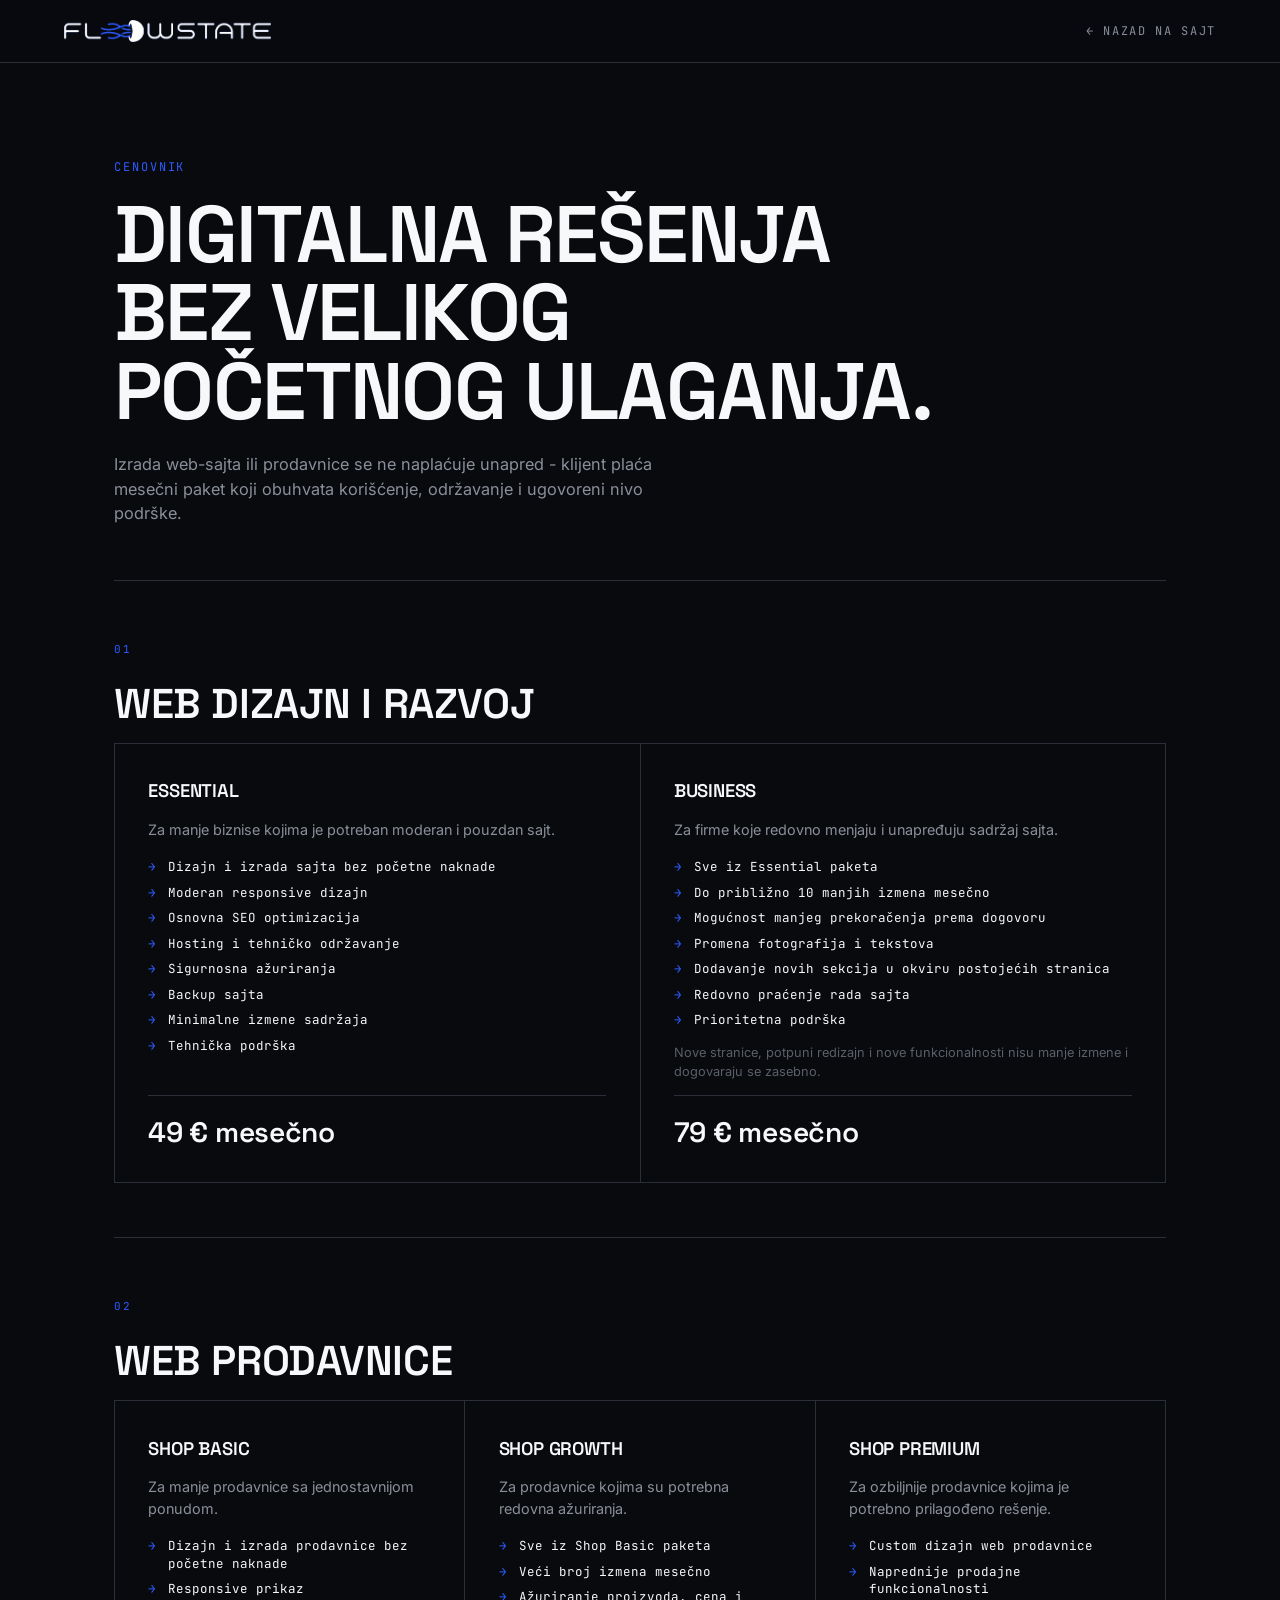
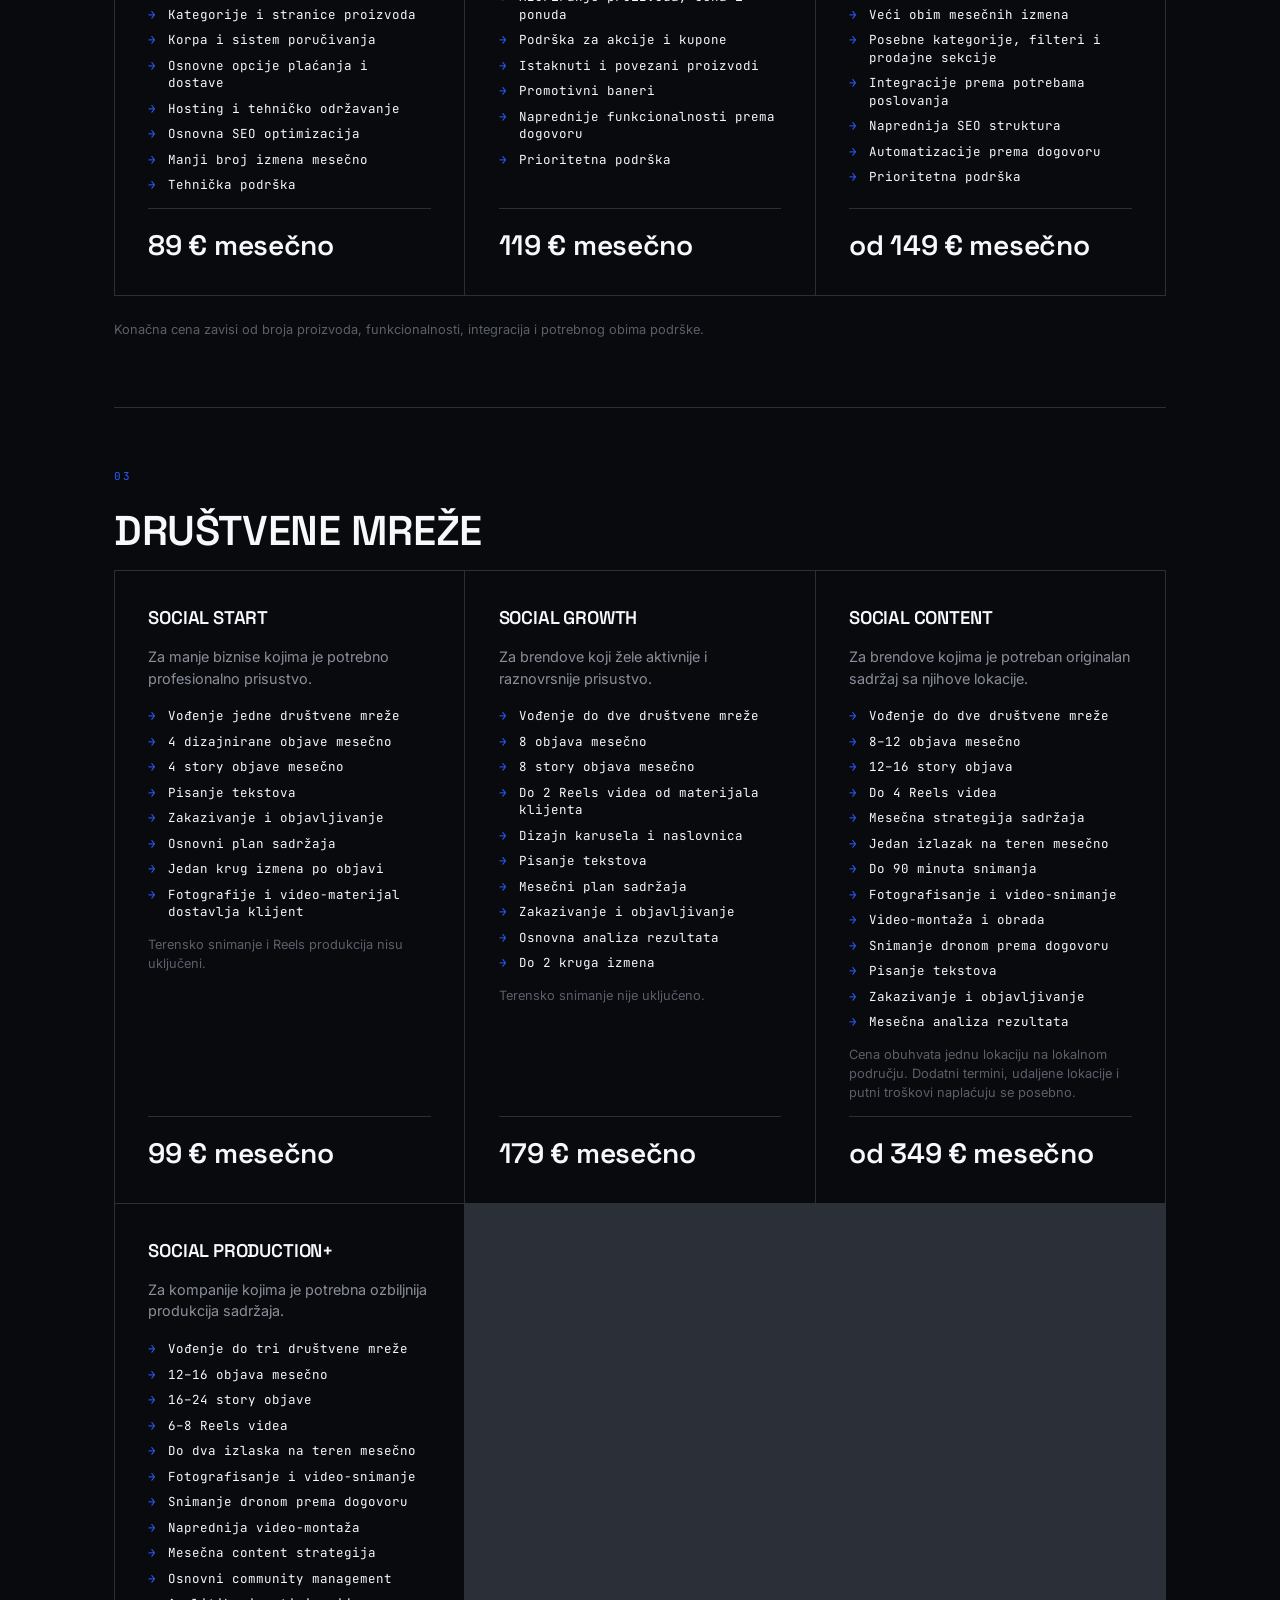
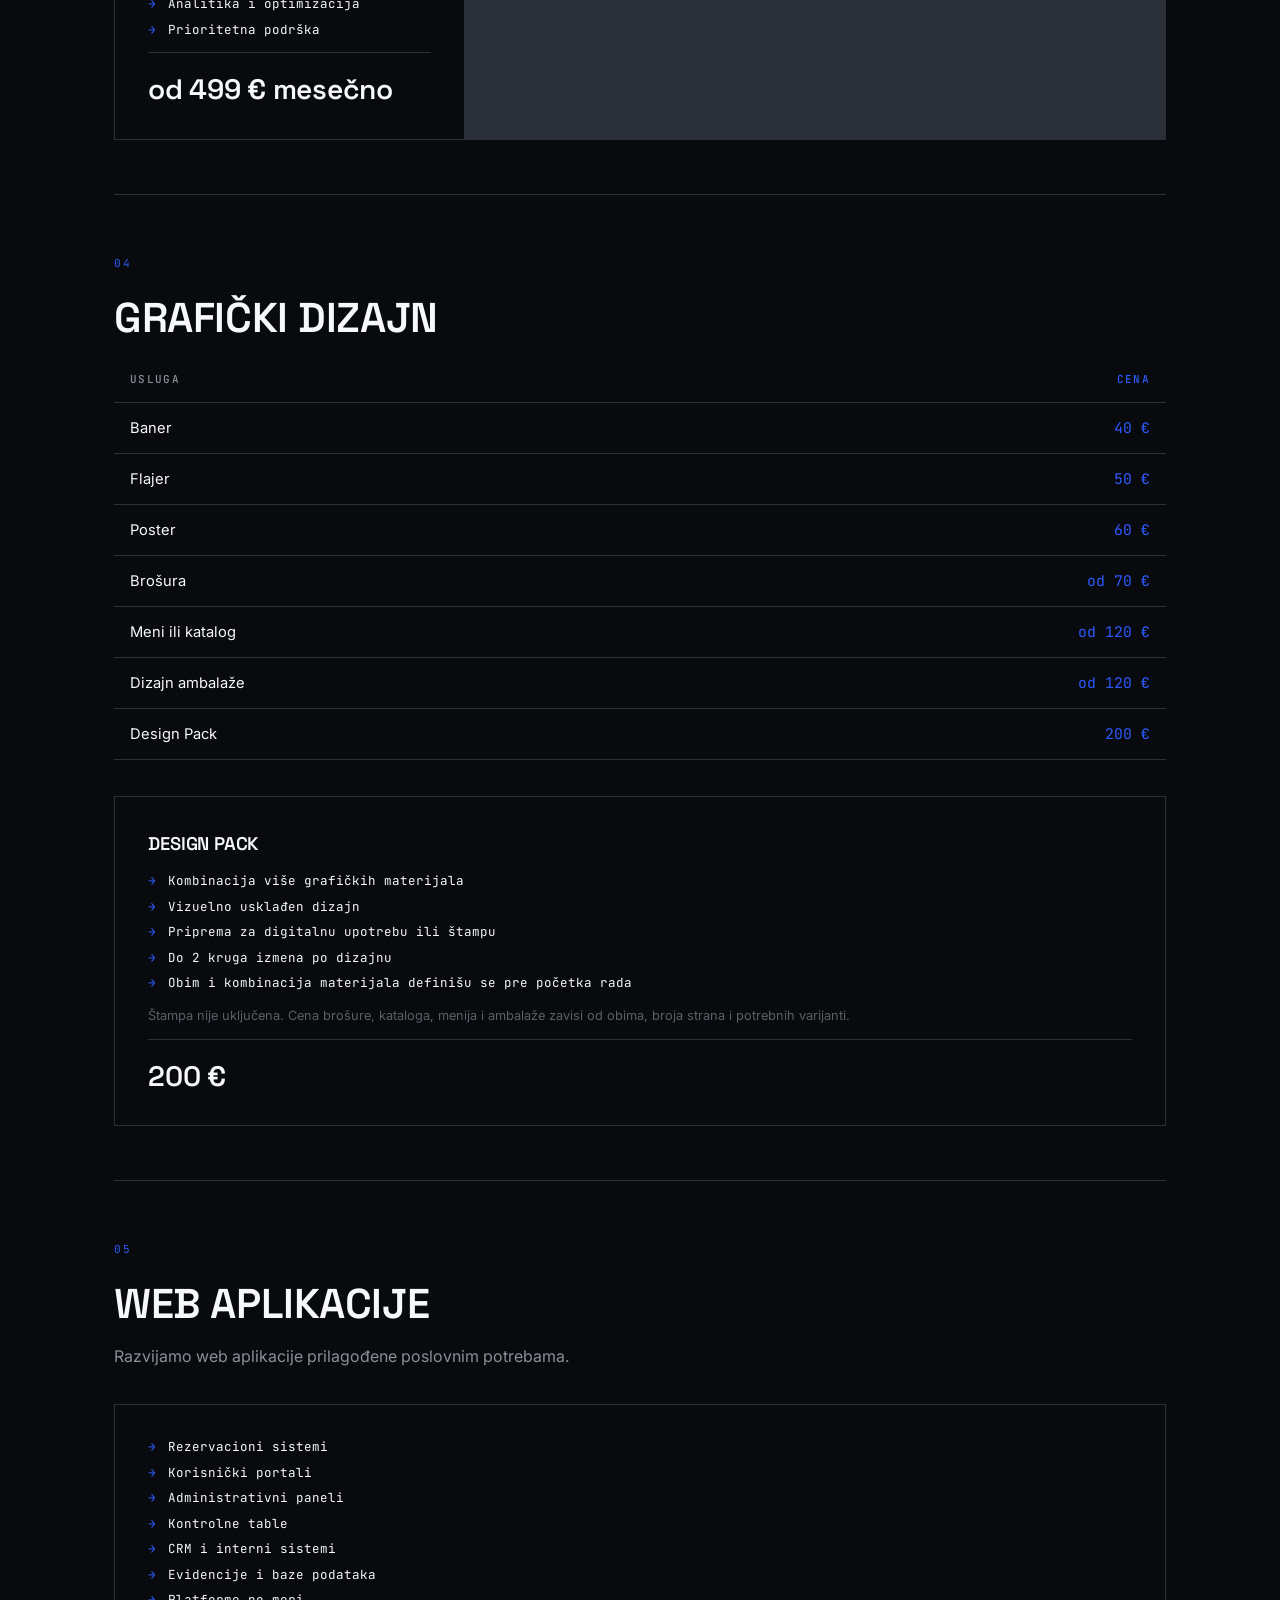
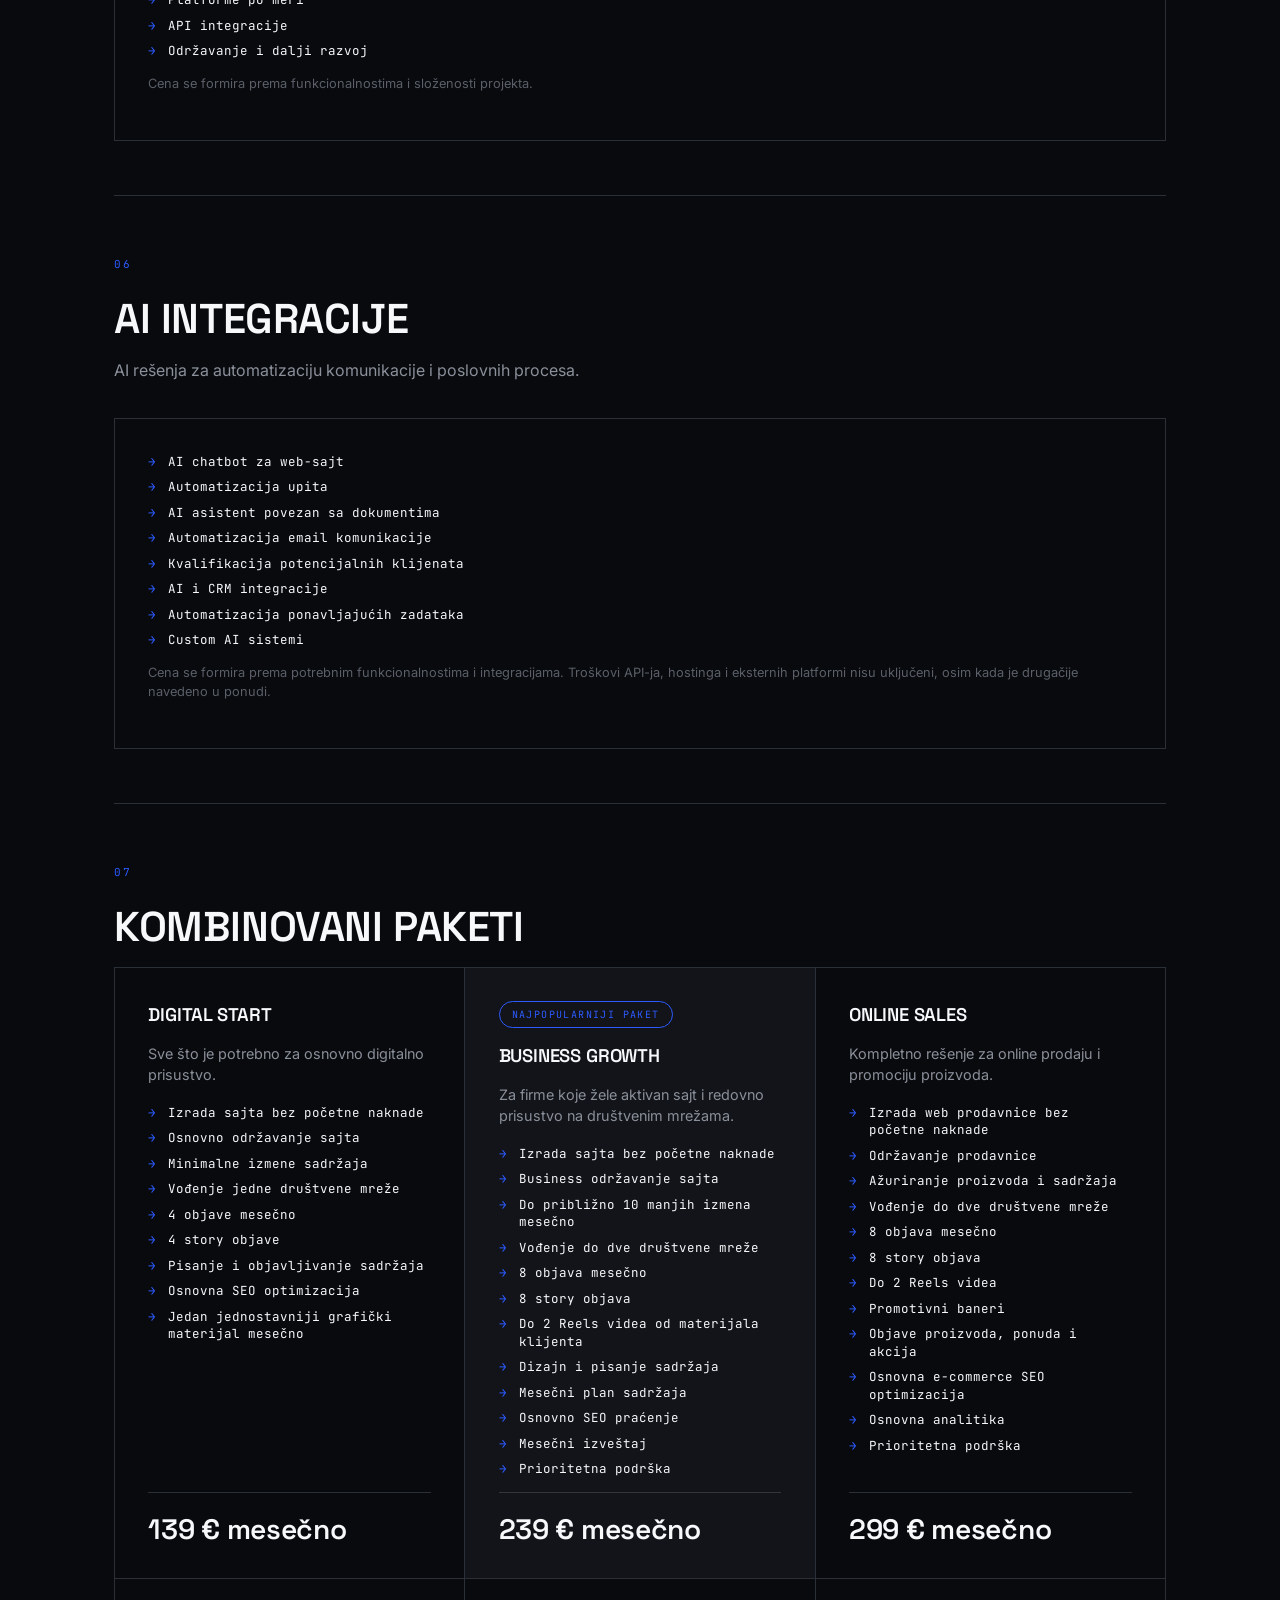
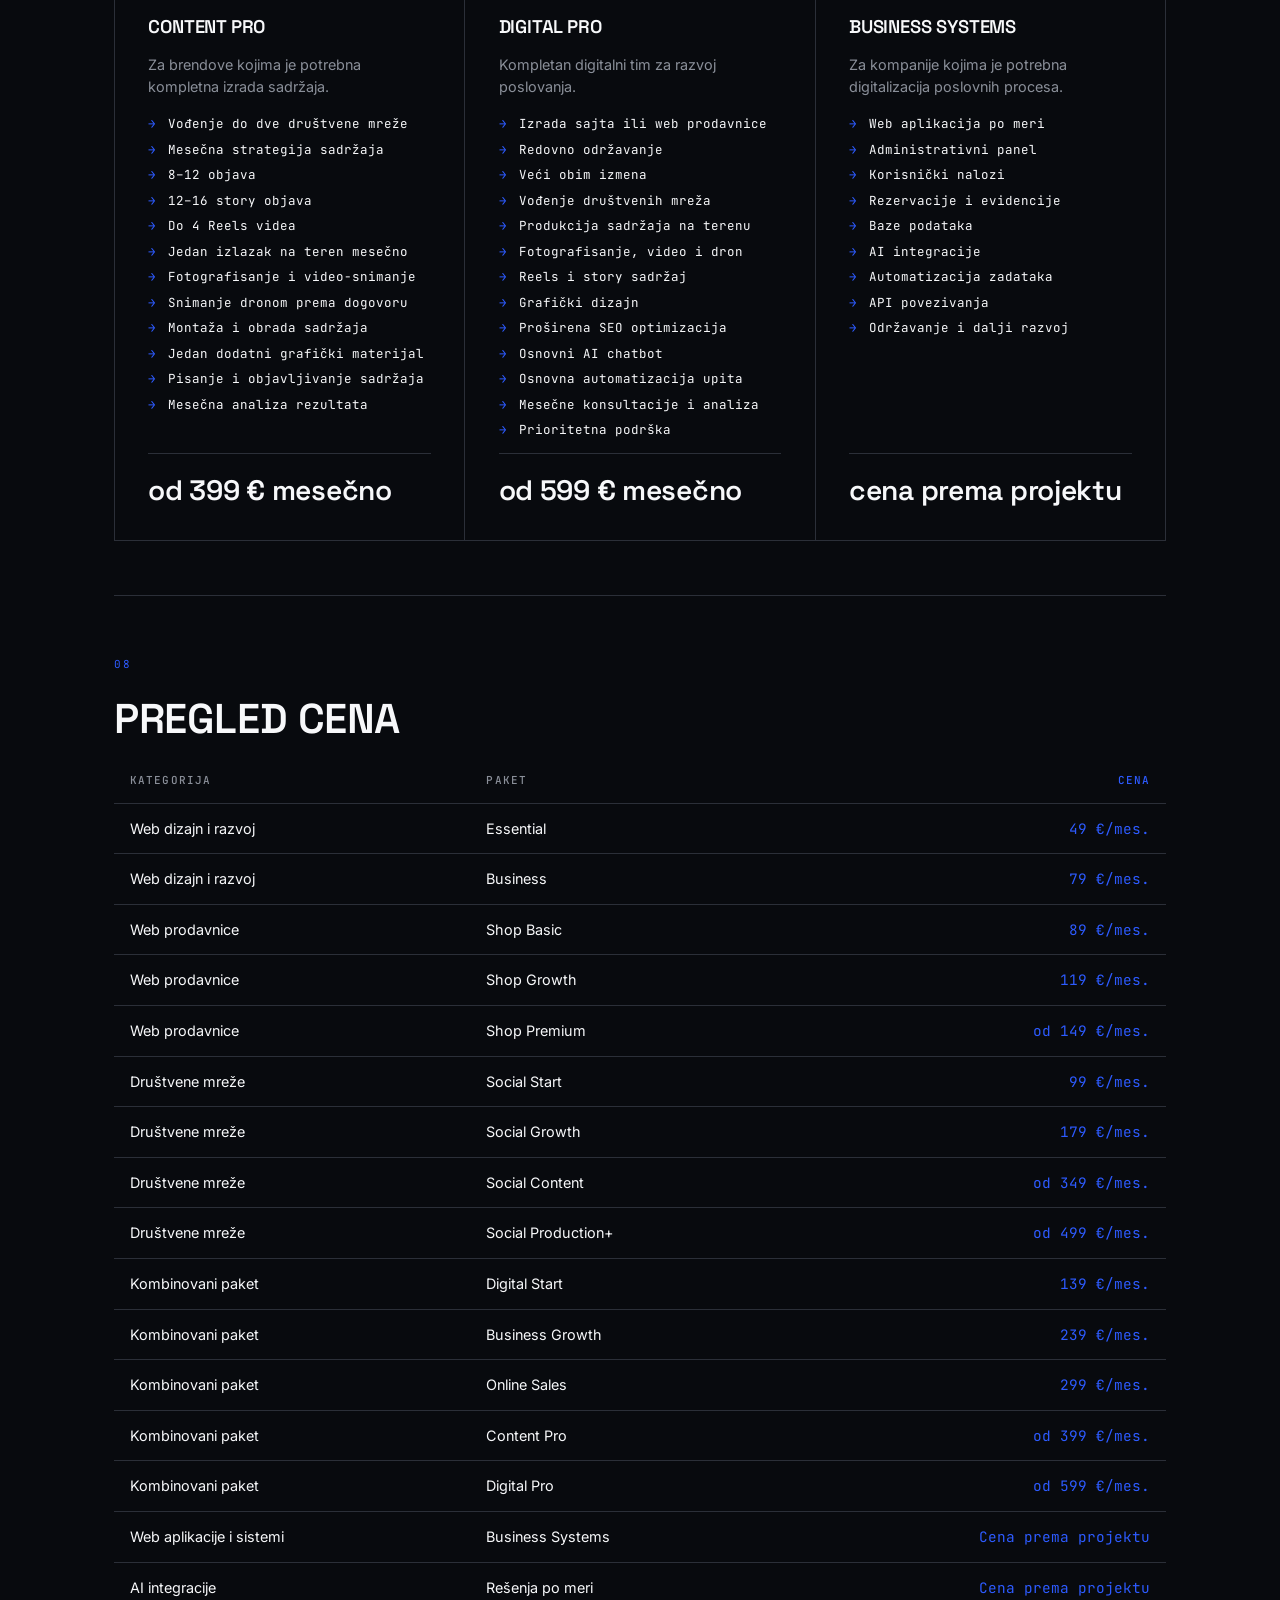
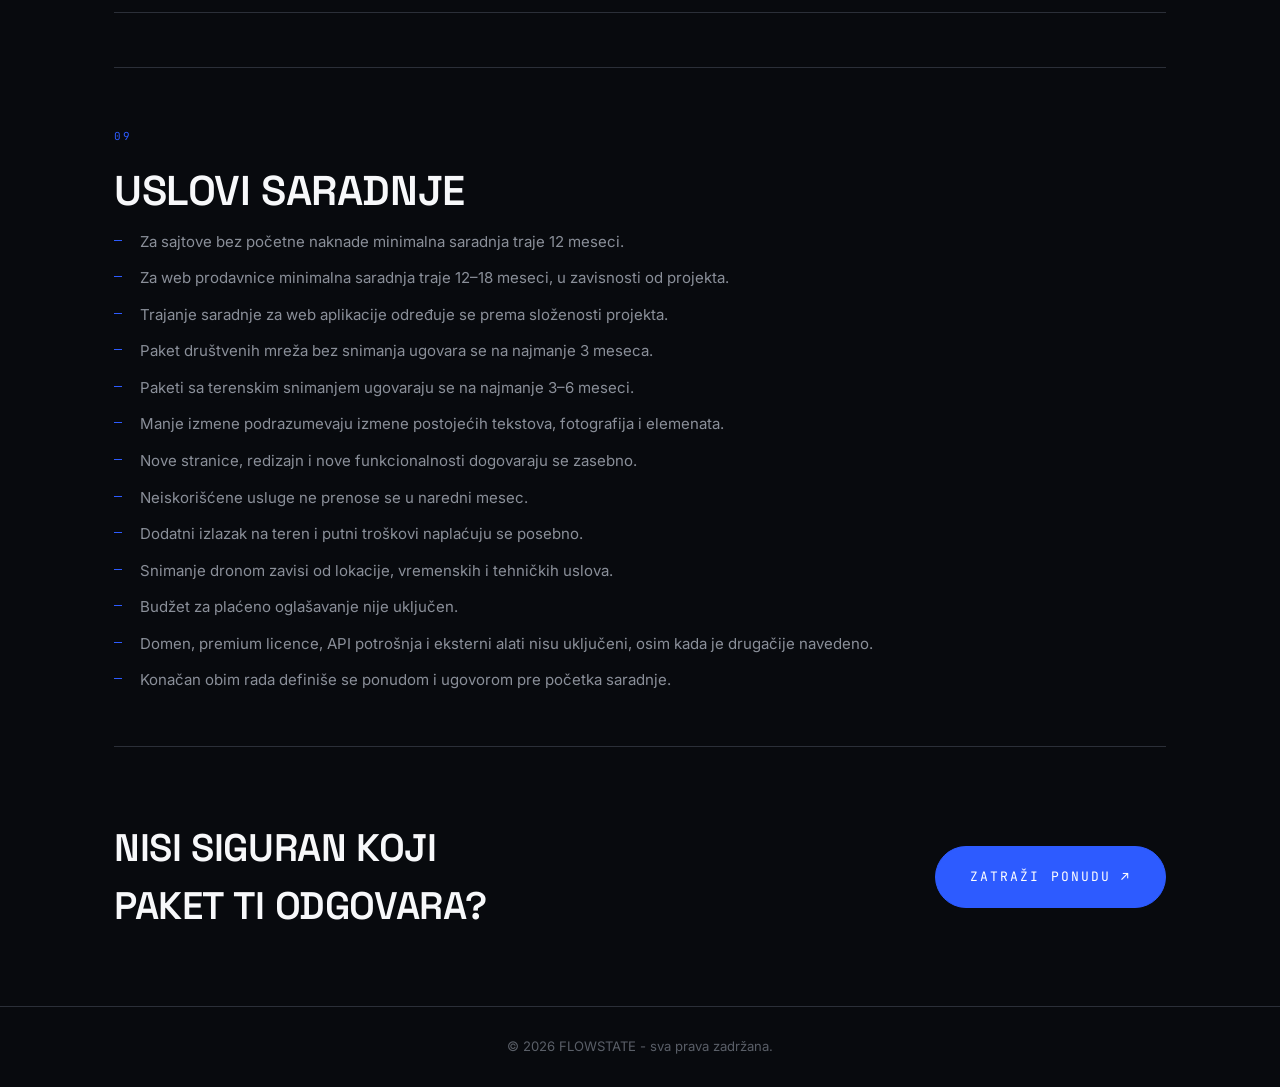
<file: cenovnik.html>
<!doctype html>
<html lang="sr">
<head>
<meta charset="utf-8" />
<meta name="viewport" content="width=device-width, initial-scale=1" />
<title>Cenovnik - FLOWSTATE</title>
<meta name="description" content="Kompletan FLOWSTATE cenovnik: web dizajn i razvoj, web prodavnice, društvene mreže, grafički dizajn, web aplikacije, AI integracije i kombinovani paketi." />

<link rel="icon" href="assets/brand/favicon.svg" type="image/svg+xml" />
<link rel="icon" href="assets/brand/favicon.ico" sizes="any" />
<link rel="apple-touch-icon" href="assets/brand/apple-touch-icon.png" />
<meta name="theme-color" content="#080A0E" />

<link rel="preconnect" href="https://fonts.googleapis.com" />
<link rel="preconnect" href="https://fonts.gstatic.com" crossorigin />
<link rel="preconnect" href="https://api.fontshare.com" />
<link href="https://api.fontshare.com/v2/css?f[]=clash-display@400,500,600,700&display=swap" rel="stylesheet" />
<link href="https://fonts.googleapis.com/css2?family=Inter:wght@400;500;600&family=JetBrains+Mono:wght@400;500&family=Space+Grotesk:wght@500;700&display=swap" rel="stylesheet" />

<link rel="stylesheet" href="assets/css/main.css?v=30" />
<link rel="stylesheet" href="assets/css/cenovnik.css?v=2" />
</head>
<body class="theme-dark cen">

<header class="cen-bar">
  <a class="cen-bar__logo" href="index.html" aria-label="FLOWSTATE - početna">
    <img class="cen-bar__logo" src="assets/brand/flowstate-logo-horizontal.png" alt="FLOWSTATE" />
  </a>
  <a class="cen-bar__back" href="index.html#contact">← NAZAD NA SAJT</a>
</header>

<main class="cen-wrap">

  <section class="cen-hero">
    <span class="cen-hero__idx">CENOVNIK</span>
    <h1>Digitalna rešenja<br>bez velikog<br>početnog ulaganja.</h1>
    <p>Izrada web-sajta ili prodavnice se ne naplaćuje unapred - klijent plaća mesečni paket koji obuhvata korišćenje, održavanje i ugovoreni nivo podrške.</p>
  </section>

  <!-- WEB DIZAJN I RAZVOJ -->
  <section class="cen-cat">
    <span class="cen-cat__label">01</span>
    <h2>Web dizajn i razvoj</h2>
    <div class="cen-tiers">
      <article class="cen-tier">
        <span class="cen-tier__name">Essential</span>
        <p class="cen-tier__desc">Za manje biznise kojima je potreban moderan i pouzdan sajt.</p>
        <ul class="cen-tier__list">
          <li>Dizajn i izrada sajta bez početne naknade</li>
          <li>Moderan responsive dizajn</li>
          <li>Osnovna SEO optimizacija</li>
          <li>Hosting i tehničko održavanje</li>
          <li>Sigurnosna ažuriranja</li>
          <li>Backup sajta</li>
          <li>Minimalne izmene sadržaja</li>
          <li>Tehnička podrška</li>
        </ul>
              <div class="cen-tier__price">49 € mesečno</div>
</article>
      <article class="cen-tier">
        <span class="cen-tier__name">Business</span>
        <p class="cen-tier__desc">Za firme koje redovno menjaju i unapređuju sadržaj sajta.</p>
        <ul class="cen-tier__list">
          <li>Sve iz Essential paketa</li>
          <li>Do približno 10 manjih izmena mesečno</li>
          <li>Mogućnost manjeg prekoračenja prema dogovoru</li>
          <li>Promena fotografija i tekstova</li>
          <li>Dodavanje novih sekcija u okviru postojećih stranica</li>
          <li>Redovno praćenje rada sajta</li>
          <li>Prioritetna podrška</li>
        </ul>
        <p class="cen-tier__note">Nove stranice, potpuni redizajn i nove funkcionalnosti nisu manje izmene i dogovaraju se zasebno.</p>
              <div class="cen-tier__price">79 € mesečno</div>
</article>
    </div>
  </section>

  <!-- WEB PRODAVNICE -->
  <section class="cen-cat">
    <span class="cen-cat__label">02</span>
    <h2>Web prodavnice</h2>
    <div class="cen-tiers">
      <article class="cen-tier">
        <span class="cen-tier__name">Shop Basic</span>
        <p class="cen-tier__desc">Za manje prodavnice sa jednostavnijom ponudom.</p>
        <ul class="cen-tier__list">
          <li>Dizajn i izrada prodavnice bez početne naknade</li>
          <li>Responsive prikaz</li>
          <li>Kategorije i stranice proizvoda</li>
          <li>Korpa i sistem poručivanja</li>
          <li>Osnovne opcije plaćanja i dostave</li>
          <li>Hosting i tehničko održavanje</li>
          <li>Osnovna SEO optimizacija</li>
          <li>Manji broj izmena mesečno</li>
          <li>Tehnička podrška</li>
        </ul>
              <div class="cen-tier__price">89 € mesečno</div>
</article>
      <article class="cen-tier">
        <span class="cen-tier__name">Shop Growth</span>
        <p class="cen-tier__desc">Za prodavnice kojima su potrebna redovna ažuriranja.</p>
        <ul class="cen-tier__list">
          <li>Sve iz Shop Basic paketa</li>
          <li>Veći broj izmena mesečno</li>
          <li>Ažuriranje proizvoda, cena i ponuda</li>
          <li>Podrška za akcije i kupone</li>
          <li>Istaknuti i povezani proizvodi</li>
          <li>Promotivni baneri</li>
          <li>Naprednije funkcionalnosti prema dogovoru</li>
          <li>Prioritetna podrška</li>
        </ul>
              <div class="cen-tier__price">119 € mesečno</div>
</article>
      <article class="cen-tier">
        <span class="cen-tier__name">Shop Premium</span>
        <p class="cen-tier__desc">Za ozbiljnije prodavnice kojima je potrebno prilagođeno rešenje.</p>
        <ul class="cen-tier__list">
          <li>Custom dizajn web prodavnice</li>
          <li>Naprednije prodajne funkcionalnosti</li>
          <li>Veći obim mesečnih izmena</li>
          <li>Posebne kategorije, filteri i prodajne sekcije</li>
          <li>Integracije prema potrebama poslovanja</li>
          <li>Naprednija SEO struktura</li>
          <li>Automatizacije prema dogovoru</li>
          <li>Prioritetna podrška</li>
        </ul>
              <div class="cen-tier__price">od 149 € mesečno</div>
</article>
    </div>
    <p class="cen-tier__note" style="margin-top:24px;border:0;padding-top:0">Konačna cena zavisi od broja proizvoda, funkcionalnosti, integracija i potrebnog obima podrške.</p>
  </section>

  <!-- DRUŠTVENE MREŽE -->
  <section class="cen-cat">
    <span class="cen-cat__label">03</span>
    <h2>Društvene mreže</h2>
    <div class="cen-tiers">
      <article class="cen-tier">
        <span class="cen-tier__name">Social Start</span>
        <p class="cen-tier__desc">Za manje biznise kojima je potrebno profesionalno prisustvo.</p>
        <ul class="cen-tier__list">
          <li>Vođenje jedne društvene mreže</li>
          <li>4 dizajnirane objave mesečno</li>
          <li>4 story objave mesečno</li>
          <li>Pisanje tekstova</li>
          <li>Zakazivanje i objavljivanje</li>
          <li>Osnovni plan sadržaja</li>
          <li>Jedan krug izmena po objavi</li>
          <li>Fotografije i video-materijal dostavlja klijent</li>
        </ul>
        <p class="cen-tier__note">Terensko snimanje i Reels produkcija nisu uključeni.</p>
              <div class="cen-tier__price">99 € mesečno</div>
</article>
      <article class="cen-tier">
        <span class="cen-tier__name">Social Growth</span>
        <p class="cen-tier__desc">Za brendove koji žele aktivnije i raznovrsnije prisustvo.</p>
        <ul class="cen-tier__list">
          <li>Vođenje do dve društvene mreže</li>
          <li>8 objava mesečno</li>
          <li>8 story objava mesečno</li>
          <li>Do 2 Reels videa od materijala klijenta</li>
          <li>Dizajn karusela i naslovnica</li>
          <li>Pisanje tekstova</li>
          <li>Mesečni plan sadržaja</li>
          <li>Zakazivanje i objavljivanje</li>
          <li>Osnovna analiza rezultata</li>
          <li>Do 2 kruga izmena</li>
        </ul>
        <p class="cen-tier__note">Terensko snimanje nije uključeno.</p>
              <div class="cen-tier__price">179 € mesečno</div>
</article>
      <article class="cen-tier">
        <span class="cen-tier__name">Social Content</span>
        <p class="cen-tier__desc">Za brendove kojima je potreban originalan sadržaj sa njihove lokacije.</p>
        <ul class="cen-tier__list">
          <li>Vođenje do dve društvene mreže</li>
          <li>8–12 objava mesečno</li>
          <li>12–16 story objava</li>
          <li>Do 4 Reels videa</li>
          <li>Mesečna strategija sadržaja</li>
          <li>Jedan izlazak na teren mesečno</li>
          <li>Do 90 minuta snimanja</li>
          <li>Fotografisanje i video-snimanje</li>
          <li>Video-montaža i obrada</li>
          <li>Snimanje dronom prema dogovoru</li>
          <li>Pisanje tekstova</li>
          <li>Zakazivanje i objavljivanje</li>
          <li>Mesečna analiza rezultata</li>
        </ul>
        <p class="cen-tier__note">Cena obuhvata jednu lokaciju na lokalnom području. Dodatni termini, udaljene lokacije i putni troškovi naplaćuju se posebno.</p>
              <div class="cen-tier__price">od 349 € mesečno</div>
</article>
      <article class="cen-tier">
        <span class="cen-tier__name">Social Production+</span>
        <p class="cen-tier__desc">Za kompanije kojima je potrebna ozbiljnija produkcija sadržaja.</p>
        <ul class="cen-tier__list">
          <li>Vođenje do tri društvene mreže</li>
          <li>12–16 objava mesečno</li>
          <li>16–24 story objave</li>
          <li>6–8 Reels videa</li>
          <li>Do dva izlaska na teren mesečno</li>
          <li>Fotografisanje i video-snimanje</li>
          <li>Snimanje dronom prema dogovoru</li>
          <li>Naprednija video-montaža</li>
          <li>Mesečna content strategija</li>
          <li>Osnovni community management</li>
          <li>Analitika i optimizacija</li>
          <li>Prioritetna podrška</li>
        </ul>
              <div class="cen-tier__price">od 499 € mesečno</div>
</article>
    </div>
  </section>

  <!-- GRAFIČKI DIZAJN -->
  <section class="cen-cat">
    <span class="cen-cat__label">04</span>
    <h2>Grafički dizajn</h2>
    <table class="cen-price-table">
      <thead><tr><th>Usluga</th><th>Cena</th></tr></thead>
      <tbody>
        <tr><td>Baner</td><td>40 €</td></tr>
        <tr><td>Flajer</td><td>50 €</td></tr>
        <tr><td>Poster</td><td>60 €</td></tr>
        <tr><td>Brošura</td><td>od 70 €</td></tr>
        <tr><td>Meni ili katalog</td><td>od 120 €</td></tr>
        <tr><td>Dizajn ambalaže</td><td>od 120 €</td></tr>
        <tr><td>Design Pack</td><td>200 €</td></tr>
      </tbody>
    </table>
    <div class="cen-tiers">
      <article class="cen-tier">
        <span class="cen-tier__name">Design Pack</span>
        <ul class="cen-tier__list">
          <li>Kombinacija više grafičkih materijala</li>
          <li>Vizuelno usklađen dizajn</li>
          <li>Priprema za digitalnu upotrebu ili štampu</li>
          <li>Do 2 kruga izmena po dizajnu</li>
          <li>Obim i kombinacija materijala definišu se pre početka rada</li>
        </ul>
        <p class="cen-tier__note">Štampa nije uključena. Cena brošure, kataloga, menija i ambalaže zavisi od obima, broja strana i potrebnih varijanti.</p>
              <div class="cen-tier__price">200 €</div>
</article>
    </div>
  </section>

  <!-- WEB APLIKACIJE -->
  <section class="cen-cat">
    <span class="cen-cat__label">05</span>
    <h2>Web aplikacije</h2>
    <p class="cen-cat__intro">Razvijamo web aplikacije prilagođene poslovnim potrebama.</p>
    <div class="cen-tiers">
      <article class="cen-tier">
        <ul class="cen-tier__list">
          <li>Rezervacioni sistemi</li>
          <li>Korisnički portali</li>
          <li>Administrativni paneli</li>
          <li>Kontrolne table</li>
          <li>CRM i interni sistemi</li>
          <li>Evidencije i baze podataka</li>
          <li>Platforme po meri</li>
          <li>API integracije</li>
          <li>Održavanje i dalji razvoj</li>
        </ul>
        <p class="cen-tier__note">Cena se formira prema funkcionalnostima i složenosti projekta.</p>
      </article>
    </div>
  </section>

  <!-- AI INTEGRACIJE -->
  <section class="cen-cat">
    <span class="cen-cat__label">06</span>
    <h2>AI integracije</h2>
    <p class="cen-cat__intro">AI rešenja za automatizaciju komunikacije i poslovnih procesa.</p>
    <div class="cen-tiers">
      <article class="cen-tier">
        <ul class="cen-tier__list">
          <li>AI chatbot za web-sajt</li>
          <li>Automatizacija upita</li>
          <li>AI asistent povezan sa dokumentima</li>
          <li>Automatizacija email komunikacije</li>
          <li>Kvalifikacija potencijalnih klijenata</li>
          <li>AI i CRM integracije</li>
          <li>Automatizacija ponavljajućih zadataka</li>
          <li>Custom AI sistemi</li>
        </ul>
        <p class="cen-tier__note">Cena se formira prema potrebnim funkcionalnostima i integracijama. Troškovi API-ja, hostinga i eksternih platformi nisu uključeni, osim kada je drugačije navedeno u ponudi.</p>
      </article>
    </div>
  </section>

  <!-- KOMBINOVANI PAKETI -->
  <section class="cen-cat">
    <span class="cen-cat__label">07</span>
    <h2>Kombinovani paketi</h2>
    <div class="cen-tiers">
      <article class="cen-tier">
        <span class="cen-tier__name">Digital Start</span>
        <p class="cen-tier__desc">Sve što je potrebno za osnovno digitalno prisustvo.</p>
        <ul class="cen-tier__list">
          <li>Izrada sajta bez početne naknade</li>
          <li>Osnovno održavanje sajta</li>
          <li>Minimalne izmene sadržaja</li>
          <li>Vođenje jedne društvene mreže</li>
          <li>4 objave mesečno</li>
          <li>4 story objave</li>
          <li>Pisanje i objavljivanje sadržaja</li>
          <li>Osnovna SEO optimizacija</li>
          <li>Jedan jednostavniji grafički materijal mesečno</li>
        </ul>
              <div class="cen-tier__price">139 € mesečno</div>
</article>
      <article class="cen-tier cen-tier--popular">
        <span class="cen-tier__tag">NAJPOPULARNIJI PAKET</span>
        <span class="cen-tier__name">Business Growth</span>
        <p class="cen-tier__desc">Za firme koje žele aktivan sajt i redovno prisustvo na društvenim mrežama.</p>
        <ul class="cen-tier__list">
          <li>Izrada sajta bez početne naknade</li>
          <li>Business održavanje sajta</li>
          <li>Do približno 10 manjih izmena mesečno</li>
          <li>Vođenje do dve društvene mreže</li>
          <li>8 objava mesečno</li>
          <li>8 story objava</li>
          <li>Do 2 Reels videa od materijala klijenta</li>
          <li>Dizajn i pisanje sadržaja</li>
          <li>Mesečni plan sadržaja</li>
          <li>Osnovno SEO praćenje</li>
          <li>Mesečni izveštaj</li>
          <li>Prioritetna podrška</li>
        </ul>
              <div class="cen-tier__price">239 € mesečno</div>
</article>
      <article class="cen-tier">
        <span class="cen-tier__name">Online Sales</span>
        <p class="cen-tier__desc">Kompletno rešenje za online prodaju i promociju proizvoda.</p>
        <ul class="cen-tier__list">
          <li>Izrada web prodavnice bez početne naknade</li>
          <li>Održavanje prodavnice</li>
          <li>Ažuriranje proizvoda i sadržaja</li>
          <li>Vođenje do dve društvene mreže</li>
          <li>8 objava mesečno</li>
          <li>8 story objava</li>
          <li>Do 2 Reels videa</li>
          <li>Promotivni baneri</li>
          <li>Objave proizvoda, ponuda i akcija</li>
          <li>Osnovna e-commerce SEO optimizacija</li>
          <li>Osnovna analitika</li>
          <li>Prioritetna podrška</li>
        </ul>
              <div class="cen-tier__price">299 € mesečno</div>
</article>
      <article class="cen-tier">
        <span class="cen-tier__name">Content Pro</span>
        <p class="cen-tier__desc">Za brendove kojima je potrebna kompletna izrada sadržaja.</p>
        <ul class="cen-tier__list">
          <li>Vođenje do dve društvene mreže</li>
          <li>Mesečna strategija sadržaja</li>
          <li>8–12 objava</li>
          <li>12–16 story objava</li>
          <li>Do 4 Reels videa</li>
          <li>Jedan izlazak na teren mesečno</li>
          <li>Fotografisanje i video-snimanje</li>
          <li>Snimanje dronom prema dogovoru</li>
          <li>Montaža i obrada sadržaja</li>
          <li>Jedan dodatni grafički materijal</li>
          <li>Pisanje i objavljivanje sadržaja</li>
          <li>Mesečna analiza rezultata</li>
        </ul>
              <div class="cen-tier__price">od 399 € mesečno</div>
</article>
      <article class="cen-tier">
        <span class="cen-tier__name">Digital Pro</span>
        <p class="cen-tier__desc">Kompletan digitalni tim za razvoj poslovanja.</p>
        <ul class="cen-tier__list">
          <li>Izrada sajta ili web prodavnice</li>
          <li>Redovno održavanje</li>
          <li>Veći obim izmena</li>
          <li>Vođenje društvenih mreža</li>
          <li>Produkcija sadržaja na terenu</li>
          <li>Fotografisanje, video i dron</li>
          <li>Reels i story sadržaj</li>
          <li>Grafički dizajn</li>
          <li>Proširena SEO optimizacija</li>
          <li>Osnovni AI chatbot</li>
          <li>Osnovna automatizacija upita</li>
          <li>Mesečne konsultacije i analiza</li>
          <li>Prioritetna podrška</li>
        </ul>
              <div class="cen-tier__price">od 599 € mesečno</div>
</article>
      <article class="cen-tier">
        <span class="cen-tier__name">Business Systems</span>
        <p class="cen-tier__desc">Za kompanije kojima je potrebna digitalizacija poslovnih procesa.</p>
        <ul class="cen-tier__list">
          <li>Web aplikacija po meri</li>
          <li>Administrativni panel</li>
          <li>Korisnički nalozi</li>
          <li>Rezervacije i evidencije</li>
          <li>Baze podataka</li>
          <li>AI integracije</li>
          <li>Automatizacija zadataka</li>
          <li>API povezivanja</li>
          <li>Održavanje i dalji razvoj</li>
        </ul>
              <div class="cen-tier__price">cena prema projektu</div>
</article>
    </div>
  </section>

  <!-- PREGLED CENA -->
  <section class="cen-cat">
    <span class="cen-cat__label">08</span>
    <h2>Pregled cena</h2>
    <div class="cen-compare">
      <table>
        <thead><tr><th>Kategorija</th><th>Paket</th><th>Cena</th></tr></thead>
        <tbody>
          <tr><td>Web dizajn i razvoj</td><td>Essential</td><td>49 €/mes.</td></tr>
          <tr><td>Web dizajn i razvoj</td><td>Business</td><td>79 €/mes.</td></tr>
          <tr><td>Web prodavnice</td><td>Shop Basic</td><td>89 €/mes.</td></tr>
          <tr><td>Web prodavnice</td><td>Shop Growth</td><td>119 €/mes.</td></tr>
          <tr><td>Web prodavnice</td><td>Shop Premium</td><td>od 149 €/mes.</td></tr>
          <tr><td>Društvene mreže</td><td>Social Start</td><td>99 €/mes.</td></tr>
          <tr><td>Društvene mreže</td><td>Social Growth</td><td>179 €/mes.</td></tr>
          <tr><td>Društvene mreže</td><td>Social Content</td><td>od 349 €/mes.</td></tr>
          <tr><td>Društvene mreže</td><td>Social Production+</td><td>od 499 €/mes.</td></tr>
          <tr><td>Kombinovani paket</td><td>Digital Start</td><td>139 €/mes.</td></tr>
          <tr><td>Kombinovani paket</td><td>Business Growth</td><td>239 €/mes.</td></tr>
          <tr><td>Kombinovani paket</td><td>Online Sales</td><td>299 €/mes.</td></tr>
          <tr><td>Kombinovani paket</td><td>Content Pro</td><td>od 399 €/mes.</td></tr>
          <tr><td>Kombinovani paket</td><td>Digital Pro</td><td>od 599 €/mes.</td></tr>
          <tr><td>Web aplikacije i sistemi</td><td>Business Systems</td><td>Cena prema projektu</td></tr>
          <tr><td>AI integracije</td><td>Rešenja po meri</td><td>Cena prema projektu</td></tr>
        </tbody>
      </table>
    </div>
  </section>

  <!-- USLOVI SARADNJE -->
  <section class="cen-cat">
    <span class="cen-cat__label">09</span>
    <h2>Uslovi saradnje</h2>
    <ul class="cen-terms">
      <li>Za sajtove bez početne naknade minimalna saradnja traje 12 meseci.</li>
      <li>Za web prodavnice minimalna saradnja traje 12–18 meseci, u zavisnosti od projekta.</li>
      <li>Trajanje saradnje za web aplikacije određuje se prema složenosti projekta.</li>
      <li>Paket društvenih mreža bez snimanja ugovara se na najmanje 3 meseca.</li>
      <li>Paketi sa terenskim snimanjem ugovaraju se na najmanje 3–6 meseci.</li>
      <li>Manje izmene podrazumevaju izmene postojećih tekstova, fotografija i elemenata.</li>
      <li>Nove stranice, redizajn i nove funkcionalnosti dogovaraju se zasebno.</li>
      <li>Neiskorišćene usluge ne prenose se u naredni mesec.</li>
      <li>Dodatni izlazak na teren i putni troškovi naplaćuju se posebno.</li>
      <li>Snimanje dronom zavisi od lokacije, vremenskih i tehničkih uslova.</li>
      <li>Budžet za plaćeno oglašavanje nije uključen.</li>
      <li>Domen, premium licence, API potrošnja i eksterni alati nisu uključeni, osim kada je drugačije navedeno.</li>
      <li>Konačan obim rada definiše se ponudom i ugovorom pre početka saradnje.</li>
    </ul>
  </section>

  <section class="cen-cta">
    <h2>Nisi siguran koji paket ti odgovara?</h2>
    <a class="btn btn--fill btn--lg" href="index.html#contact" data-magnetic>ZATRAŽI PONUDU ↗</a>
  </section>

</main>

<footer class="cen-foot">© 2026 FLOWSTATE - sva prava zadržana.</footer>

</body>
</html>
</file>
<file: assets/css/main.css>
/* =====================================================================
   FLOWSTATE — main.css
   tokens · base · nav · sections 01–07 · footer · responsive · a11y
   ===================================================================== */

:root{
  --ink:#080A0E;
  --graphite:#12141A;
  --carbon:#20232B;
  --line:#2B2F38;
  --paper:#EEF0F2;
  --paper-line:#D2D6DA;
  --smoke:#8A8F99;
  --smoke-dim:#5A5F68;
  --white:#F7F8FA;
  --signal:#2D5BFF;
  --signal-soft:rgba(45,91,255,.14);

  --bg:var(--ink);
  --fg:var(--white);
  --muted:var(--smoke);
  --hair:var(--line);

  --ff-display:"Clash Display","Space Grotesk","Arial Narrow",system-ui,sans-serif;
  --ff-body:"Inter",system-ui,-apple-system,"Segoe UI",sans-serif;
  --ff-mono:"JetBrains Mono",ui-monospace,"SFMono-Regular",Menlo,monospace;

  --pad:clamp(20px,5vw,80px);
  --maxw:1680px;
  --gap:clamp(16px,2.2vw,34px);

  --dur:.6s;
  --ease:cubic-bezier(.22,1,.36,1);

  --nav-h:76px;
}

*,*::before,*::after{box-sizing:border-box}
html{-webkit-text-size-adjust:100%}
html,body{margin:0;padding:0;overflow-x:clip}
body{
  background:var(--bg);
  color:var(--fg);
  font-family:var(--ff-body);
  font-size:16px;
  line-height:1.5;
  font-synthesis:none;
  -webkit-font-smoothing:antialiased;
  transition:background-color .8s var(--ease),color .8s var(--ease);
}
body.is-loading{overflow:hidden;height:100vh}
img,svg,video{display:block;max-width:100%}
a{color:inherit;text-decoration:none}
button{font:inherit;color:inherit;background:none;border:0;cursor:pointer}
input,select,textarea{font:inherit;color:inherit}
h1,h2,h3,p,dl,dd,ol,ul,figure{margin:0}
ul,ol{list-style:none;padding:0}
::selection{background:var(--signal);color:#fff}

:focus-visible{outline:2px solid var(--signal);outline-offset:3px}

/* theme swap driven by JS body class + section bg */
body.theme-light{--bg:var(--paper);--fg:var(--ink);--muted:var(--smoke-dim);--hair:var(--paper-line)}

/* ---------- shared bits ---------- */
.grid{
  display:grid;
  grid-template-columns:repeat(12,1fr);
  column-gap:var(--gap);
  width:100%;
  max-width:var(--maxw);
  margin-inline:auto;
  padding-inline:var(--pad);
}
.section{position:relative;padding-block:clamp(90px,14vh,190px)}
.section--dark{background:var(--ink);color:var(--white)}
.section--light{background:var(--paper);color:var(--ink)}

.section__index{
  display:flex;align-items:baseline;gap:14px;
  max-width:var(--maxw);margin:0 auto clamp(40px,7vh,90px);
  padding-inline:var(--pad);
  font-family:var(--ff-mono);
}
.section__index .idx{font-size:13px;letter-spacing:.14em;color:var(--signal)}
.section__index .idx-label{
  font-size:12px;letter-spacing:.28em;text-transform:uppercase;
  color:var(--muted);
}
.section__index::after{
  content:"";flex:1;height:1px;background:var(--hair);align-self:center;margin-left:8px;
}

.is-signal{color:var(--signal)}

.eyebrow,.mono{font-family:var(--ff-mono);font-size:12px;letter-spacing:.2em;text-transform:uppercase}

/* ---------- buttons ---------- */
.btn{
  --bd:var(--fg);
  display:inline-flex;align-items:center;gap:10px;
  font-family:var(--ff-mono);font-size:12px;letter-spacing:.16em;text-transform:uppercase;
  padding:15px 24px;border:1px solid var(--bd);border-radius:999px;
  white-space:nowrap;
  transition:background-color .35s var(--ease),color .35s var(--ease),border-color .35s var(--ease),transform .2s var(--ease);
  will-change:transform;
}
.btn--fill{background:var(--signal);border-color:var(--signal);color:#fff}
.btn--fill:hover{background:#1c46e0;border-color:#1c46e0}
.btn--line:hover{background:var(--fg);color:var(--bg)}
.btn--lg{padding:20px 34px;font-size:13px}

/* =====================================================================
   LOADER
   ===================================================================== */
.loader{
  position:fixed;inset:0;z-index:120;
  background:var(--ink);color:var(--white);
  display:flex;flex-direction:column;align-items:center;justify-content:center;gap:26px;
}
.loader__inner{display:flex;align-items:center;gap:18px}
.loader__logo{height:clamp(28px,5vw,46px);width:auto;filter:drop-shadow(0 0 22px rgba(45,91,255,.35))}
.loader__count{font-family:var(--ff-mono);font-size:14px;color:var(--signal)}
.loader__bar{width:min(240px,50vw);height:1px;background:var(--line);overflow:hidden}
.loader__bar span{display:block;height:100%;width:0;background:var(--signal)}
body:not(.is-loading) .loader{pointer-events:none}

/* =====================================================================
   CURSOR
   ===================================================================== */
.cursor{
  position:fixed;top:0;left:0;z-index:110;
  width:9px;height:9px;margin:-4.5px 0 0 -4.5px;
  pointer-events:none;mix-blend-mode:difference;
  display:none;
}
.cursor__dot{
  position:absolute;inset:0;border-radius:50%;background:#fff;
  transition:transform .25s var(--ease);
}
.cursor__label{
  position:absolute;top:50%;left:50%;translate:-50% -50%;
  font-family:var(--ff-mono);font-size:11px;letter-spacing:.14em;color:#fff;
  opacity:0;transition:opacity .2s;white-space:nowrap;
}
.cursor.is-view .cursor__dot{transform:scale(6.5);background:var(--signal);mix-blend-mode:normal}
.cursor.is-view .cursor__label{opacity:1}
.cursor.is-active .cursor__dot{transform:scale(2.4)}
body.has-cursor{cursor:none}
body.has-cursor a,body.has-cursor button,body.has-cursor input,
body.has-cursor select,body.has-cursor textarea{cursor:none}
body.has-cursor .cursor{display:block}

/* =====================================================================
   SCROLL PROGRESS
   ===================================================================== */
.progress{position:fixed;top:0;left:0;right:0;height:2px;z-index:105;background:transparent}
.progress span{display:block;height:100%;width:100%;background:var(--signal);transform:scaleX(0);transform-origin:0 50%}

/* =====================================================================
   NAV
   ===================================================================== */
.nav{
  position:fixed;top:0;left:0;right:0;z-index:90;
  height:var(--nav-h);
  display:flex;align-items:center;gap:clamp(16px,4vw,60px);
  padding-inline:var(--pad);
  mix-blend-mode:normal;
  transition:background-color .4s var(--ease),border-color .4s var(--ease),color .4s var(--ease);
  border-bottom:1px solid transparent;
}
.nav.is-scrolled {
  background: rgba(8, 10, 14, .88);
  backdrop-filter: blur(16px);
  -webkit-backdrop-filter: blur(16px);

  border-bottom-color: rgba(255, 255, 255, .10);
  color: #F7F8FA;

  height: 64px;
}
/* Navbar uvek ostaje u tamnoj temi */
.nav {
  --fg: #F7F8FA;
  --muted: #969BA8;
  --hair: rgba(255, 255, 255, .10);

  color: #F7F8FA;
}

.nav__links a,
.nav__status,
.nav__toggle {
  color: #969BA8;
}

.nav__links a:hover,
.nav__links a:focus-visible {
  color: #F7F8FA;
}

.nav__toggle span:not(.nav__toggle-txt) {
  background: #F7F8FA;
}
.nav__brand{display:flex;align-items:center}
.nav__logo{height:24px;width:auto;display:block;filter:drop-shadow(0 0 10px rgba(247,248,250,.16))}
.nav.is-scrolled .nav__logo{height:21px}
.nav__links{display:flex;gap:clamp(14px,2vw,34px);margin-left:auto}
.nav__links a{
  font-family:var(--ff-mono);font-size:12px;letter-spacing:.14em;text-transform:uppercase;
  color:var(--muted);position:relative;padding:6px 0;
}
.nav__links a span{transition:color .3s var(--ease)}
.nav__links a:hover span,.nav__links a:focus-visible span{color:var(--fg)}
.nav__links a::before{
  content:"";position:absolute;left:0;bottom:0;width:100%;height:1px;background:var(--signal);
  transform:scaleX(0);transform-origin:0 50%;transition:transform .4s var(--ease);
}
.nav__links a:hover::before,.nav__links a:focus-visible::before{transform:scaleX(1)}

.nav__status{
  display:flex;align-items:center;gap:8px;font-family:var(--ff-mono);
  font-size:11px;letter-spacing:.16em;color:var(--muted);
}
.dot{width:7px;height:7px;border-radius:50%;background:var(--signal);position:relative;flex:none}
.dot::after{content:"";position:absolute;inset:-4px;border-radius:50%;border:1px solid var(--signal);animation:ping 2.4s var(--ease) infinite}
@keyframes ping{0%{transform:scale(.6);opacity:.9}70%,100%{transform:scale(1.6);opacity:0}}

.nav__toggle{display:none;align-items:center;gap:10px;margin-left:auto}
.nav__toggle span:not(.nav__toggle-txt){display:block;width:22px;height:1.5px;background:var(--fg);transition:transform .3s,opacity .3s}
.nav__toggle-txt{font-family:var(--ff-mono);font-size:11px;letter-spacing:.18em}

/* =====================================================================
   MOBILE MENU
   ===================================================================== */
.menu{
  position:fixed;inset:0;z-index:88;background:var(--ink);color:var(--white);
  display:flex;flex-direction:column;justify-content:center;gap:40px;
  padding:120px var(--pad) 48px;
  clip-path:inset(0 0 100% 0);
  transition:clip-path .7s var(--ease);
  pointer-events:none;
}
.menu.is-open{clip-path:inset(0 0 0 0);pointer-events:auto}
.menu__links a{
  display:flex;align-items:baseline;gap:18px;
  font-family:var(--ff-display);font-weight:600;
  font-size:clamp(2.4rem,11vw,4.5rem);line-height:1;
  border-bottom:1px solid var(--line);padding:18px 0;
  transform:translateY(120%);
}
.menu.is-open .menu__links a{transform:translateY(0);transition:transform .7s var(--ease)}
.menu__links a i{font-family:var(--ff-mono);font-size:13px;color:var(--signal);font-style:normal}
.menu__links a:hover{color:var(--signal)}
.menu__foot{display:flex;flex-wrap:wrap;gap:16px 26px;font-family:var(--ff-mono);font-size:12px;letter-spacing:.14em;color:var(--muted)}
.menu__foot a:hover{color:var(--white)}

/* =====================================================================
   HERO
   ===================================================================== */
.hero{position:relative;height:170vh}
.hero__pin{
  position:sticky;top:0;height:100vh;overflow:hidden;
  background:radial-gradient(120% 120% at 50% 0%,#15161a 0%,#0a0a0c 68%);
}

.hero-media {
  --hero-shade: .85;

  position: fixed;
  top: 0;
  left: 0;

  width: 100vw;
  height: 100vh;

  z-index: 6;
  overflow: hidden;

  background: var(--graphite);

  will-change: width, height, transform;
  transform: translate3d(0,0,0);
}
.hero-media::after {
  content: "";

  position: absolute;
  inset: 0;
  z-index: 2;

  background: rgba(0, 0, 0, var(--hero-shade));

  pointer-events: none;
  will-change: background-color;
}
.hero-media__frameline,
.hero-media__tag,
.hero-media__coord {
  z-index: 3;
}
.hero-media__ph{position:absolute;inset:0;background:radial-gradient(120% 120% at 50% 0%,#17181c 0%,#0b0b0d 70%)}
.hero-media__grid{
  position:absolute;inset:0;
  background-image:
    linear-gradient(var(--line) 1px,transparent 1px),
    linear-gradient(90deg,var(--line) 1px,transparent 1px);
  background-size:clamp(38px,6vw,84px) clamp(38px,6vw,84px);
  opacity:.4;
  mask-image:radial-gradient(120% 120% at 50% 40%,#000 30%,transparent 78%);
}
.hero-media__scan{
  position:absolute;left:0;right:0;height:34%;
  background:linear-gradient(180deg,transparent,rgba(45,91,255,.10),transparent);
  animation:scan 6s linear infinite;
}
@keyframes scan{0%{top:-34%}100%{top:100%}}
.hero-media__tag{
  position:absolute;left:50%;bottom:11%;translate:-50% 0;
  font-family:var(--ff-mono);font-size:clamp(9px,1.1vw,12px);letter-spacing:.28em;line-height:1.7;
  color:var(--smoke);text-align:center;padding:12px 18px;
  border:1px solid var(--line);background:rgba(10,10,12,.55);
  max-width:min(80%,340px);
}
.hero-media__coord{position:absolute;left:14px;bottom:12px;font-family:var(--ff-mono);font-size:10px;letter-spacing:.1em;color:var(--smoke-dim)}
.hero-media__frameline{
  position:absolute;top:clamp(84px,11vh,104px);left:16px;right:16px;
  display:flex;justify-content:space-between;
  font-family:var(--ff-mono);font-size:10px;letter-spacing:.2em;color:var(--smoke-dim);
}
.hero-media__frameline span:first-child{color:var(--signal)}

.hero__copy{
  position:relative;z-index:7;height:100%;
  max-width:var(--maxw);margin-inline:auto;
  padding:calc(var(--nav-h) + 3vh) var(--pad) calc(var(--pad) + 6px);
  display:flex;flex-direction:column;justify-content:center;
  gap:clamp(16px,3.4vh,40px);
  pointer-events:none;
}
.hero__copy a,.hero__copy button{pointer-events:auto}

.hero__eyebrow{
  font-family:var(--ff-mono);font-size:clamp(10px,1.3vw,12px);letter-spacing:.28em;color:var(--white);
}
.hero__title{
  font-family:var(--ff-display);font-weight:600;
  font-size:clamp(2.7rem,11vw,10.5rem);
  line-height:.9;letter-spacing:-.02em;text-transform:uppercase;
}
.hero__title .line{display:block;overflow:hidden;padding:.09em 0 .05em}
.hero__title .w{display:inline-block;will-change:transform}
.hero__title .line:last-child .w{color:var(--signal)}

.hero__meta{
  display:grid;grid-template-columns:minmax(0,1.1fr) minmax(0,.9fr);
  column-gap:clamp(18px,4vw,60px);row-gap:clamp(14px,2.6vh,26px);
  align-items:end;
}
.hero__lede{max-width:34ch;color:var(--white);font-size:clamp(.92rem,1.4vw,1.12rem)}
.hero__tags{display:flex;align-items:center;gap:12px;justify-content:flex-end;
  font-family:var(--ff-mono);font-size:12px;letter-spacing:.18em;color:var(--smoke)}
.hero__tags i{color:var(--signal);font-style:normal}
.hero__cta{display:flex;flex-wrap:wrap;gap:12px;grid-column:1/-1;margin-top:4px}
.hero__status{
  grid-column:1/-1;display:flex;align-items:center;gap:10px;
  font-family:var(--ff-mono);font-size:11px;letter-spacing:.18em;color:var(--white);
}
.hero__scroll{
  position:absolute;right:var(--pad);bottom:var(--pad);
  display:flex;flex-direction:column;align-items:center;gap:10px;
  font-family:var(--ff-mono);font-size:10px;letter-spacing:.24em;color:var(--smoke);
}
.hero__scroll i{width:1px;height:52px;background:linear-gradient(var(--signal),transparent);animation:drop 1.8s var(--ease) infinite}
@keyframes drop{0%{transform:scaleY(0);transform-origin:0 0}45%{transform:scaleY(1);transform-origin:0 0}55%{transform:scaleY(1);transform-origin:0 100%}100%{transform:scaleY(0);transform-origin:0 100%}}

.reveal-line{overflow:hidden}
.reveal-line>span{display:block}

/* =====================================================================
   01  STUDIO
   ===================================================================== */
.studio{padding-top:clamp(60px,9vh,120px)}
.studio__grid{align-items:center;row-gap:clamp(40px,8vh,90px)}
.studio__media{grid-column:1/5;position:relative}
.studio__text{grid-column:6/13}

.hero-media__slot{
  position:relative;
  width:100%;
  aspect-ratio:1/1;
  background:var(--graphite);
  border:1px solid var(--line);
  overflow:hidden;
}
.hero-media__slot::before{
  content:"";position:absolute;inset:0;
  background-image:
    linear-gradient(var(--line) 1px,transparent 1px),
    linear-gradient(90deg,var(--line) 1px,transparent 1px);
  background-size:14% 14%;opacity:.35;
  mask-image:radial-gradient(120% 120% at 50% 40%,#000 20%,transparent 78%);
}
.hero-media__slot:empty::after{
  content:"[ FLOWSTATE / 01 ]";
  position:absolute;left:14px;bottom:12px;
  font-family:var(--ff-mono);font-size:10px;letter-spacing:.2em;color:var(--smoke-dim);
}
.studio__orbit{
  margin-top:18px;display:flex;flex-wrap:wrap;gap:8px;
}
.studio__orbit li{
  font-family:var(--ff-mono);font-size:10px;letter-spacing:.18em;color:var(--smoke);
  padding:5px 9px;border:1px solid var(--line);
}
.studio__orbit li:nth-child(2n){color:var(--signal);border-color:color-mix(in srgb,var(--signal) 40%,transparent)}

.studio__headline{
  font-family:var(--ff-display);font-weight:600;text-transform:uppercase;
  font-size:clamp(1.7rem,4.6vw,4.1rem);line-height:1.02;letter-spacing:-.015em;
}
.studio__headline span{display:block}
.studio__body{margin-top:clamp(20px,4vh,40px);max-width:44ch;color:var(--smoke);font-size:clamp(1rem,1.5vw,1.2rem)}
.studio__facts{margin-top:clamp(26px,5vh,50px);display:grid;gap:14px;border-top:1px solid var(--line);padding-top:22px}
.studio__facts>div{display:grid;grid-template-columns:90px 1fr;gap:16px;font-family:var(--ff-mono);font-size:12px}
.studio__facts dt{color:var(--signal);letter-spacing:.14em}
.studio__facts dd{color:var(--smoke);letter-spacing:.04em}

/* =====================================================================
   02  CAPABILITIES  (light)
   ===================================================================== */
.cap__head{margin-bottom:clamp(40px,7vh,90px);align-items:end}
.cap__title{
  grid-column:1/9;
  font-family:var(--ff-display);font-weight:600;text-transform:uppercase;
  font-size:clamp(2.1rem,7vw,6rem);line-height:.98;letter-spacing:-.02em;
}
.cap__title span{display:block}
.cap__note{grid-column:9/13;align-self:end;color:var(--smoke-dim);font-family:var(--ff-mono);font-size:12px;letter-spacing:.06em;max-width:26ch}

.cap__body{
  max-width:var(--maxw);margin-inline:auto;padding-inline:var(--pad);
  display:grid;grid-template-columns:1fr minmax(280px,34vw);gap:clamp(24px,4vw,64px);align-items:start;
}
.cap__list{border-top:1px solid var(--paper-line)}
.cap__row{
  width:100%;display:grid;
  grid-template-columns:56px 1fr auto;
  grid-template-areas:"no name mark" "no desc mark";
  column-gap:20px;row-gap:6px;
  text-align:left;padding:clamp(18px,3vw,32px) 0;
  border-bottom:1px solid var(--paper-line);
  transition:padding .4s var(--ease),color .3s;
}
.cap__no{grid-area:no;font-family:var(--ff-mono);font-size:12px;color:var(--smoke-dim);padding-top:6px}
.cap__name{grid-area:name;font-family:var(--ff-display);font-weight:600;text-transform:uppercase;
  font-size:clamp(1.15rem,3.2vw,2.4rem);line-height:1;letter-spacing:-.01em;
  transition:color .3s,transform .4s var(--ease)}
.cap__desc{grid-area:desc;max-width:52ch;color:var(--smoke-dim);font-size:.95rem;
  max-height:0;opacity:0;overflow:hidden;transition:max-height .5s var(--ease),opacity .4s var(--ease),margin .4s}
.cap__mark{grid-area:mark;align-self:center;color:var(--signal);font-size:20px;opacity:0;transform:translateX(-8px);transition:opacity .35s,transform .35s var(--ease)}
.cap__row:hover .cap__name{color:var(--signal)}
.cap__row.is-active{padding-block:clamp(24px,3.5vw,40px)}
.cap__row.is-active .cap__name{color:var(--signal);transform:translateX(10px)}
.cap__row.is-active .cap__desc{max-height:140px;opacity:1;margin-top:10px}
.cap__row.is-active .cap__mark{opacity:1;transform:translateX(0)}

.cap__stage{
  position:sticky;top:calc(var(--nav-h) + 30px);
  aspect-ratio:4/5;
  background:var(--ink);
  border:1px solid var(--paper-line);
  overflow:hidden;
}
.scene{
  position:absolute;inset:0;display:flex;flex-direction:column;align-items:center;justify-content:center;gap:18px;
  padding:28px;opacity:0;visibility:hidden;transform:scale(1.04);
  transition:opacity .5s var(--ease),transform .5s var(--ease),visibility .5s;
}
.scene.is-active{opacity:1;visibility:visible;transform:none}
.scene__label{position:absolute;top:16px;left:16px;font-family:var(--ff-mono);font-size:10px;letter-spacing:.2em;color:var(--smoke)}

.mini-browser{width:78%;border:1px solid var(--line);background:var(--graphite)}
.mini-browser__bar{display:flex;align-items:center;gap:6px;padding:8px 10px;border-bottom:1px solid var(--line)}
.mini-browser__bar i{width:7px;height:7px;border-radius:50%;background:var(--line)}
.mini-browser__bar span{margin-left:8px;font-family:var(--ff-mono);font-size:9px;color:var(--smoke-dim)}
.mini-browser__view{position:relative;height:190px;padding:14px;display:grid;gap:10px;grid-template-columns:1fr 1fr;grid-auto-rows:min-content}
.wf{display:block;background:var(--line);border:1px dashed var(--smoke-dim);animation:wfIn .6s var(--ease) both}
.wf--h{grid-column:1/-1;height:22px;animation-delay:.05s}
.wf--a{height:60px;animation-delay:.15s}
.wf--b{height:60px;animation-delay:.22s}
.wf--c{height:38px;animation-delay:.3s}
.wf--d{height:38px;animation-delay:.36s}
.scene.is-active .wf{background:var(--signal-soft);border-style:solid;border-color:var(--signal)}
@keyframes wfIn{from{opacity:0;transform:translateY(8px)}to{opacity:1;transform:none}}

/* 02 — web prodavnice: mini shop mockup */
.shop-mock{width:78%;border:1px solid var(--line);background:var(--graphite)}
.shop-mock__bar{display:flex;align-items:center;gap:6px;padding:8px 10px;border-bottom:1px solid var(--line)}
.shop-mock__bar i{width:7px;height:7px;border-radius:50%;background:var(--line)}
.shop-mock__bar span{margin-left:8px;font-family:var(--ff-mono);font-size:9px;color:var(--smoke-dim)}
.shop-mock__grid{display:grid;grid-template-columns:repeat(2,1fr);gap:8px;padding:12px}
.shop-card{display:flex;flex-direction:column;border:1px solid var(--line);animation:wfIn .6s var(--ease) both}
.shop-card:nth-child(1){animation-delay:.05s}
.shop-card:nth-child(2){animation-delay:.13s}
.shop-card:nth-child(3){animation-delay:.21s}
.shop-card:nth-child(4){animation-delay:.29s}
.shop-card__img{display:block;height:48px;background:linear-gradient(135deg,var(--signal-soft),transparent)}
.shop-card.is-hot .shop-card__img{background:var(--signal-soft)}
.shop-card b{font-family:var(--ff-mono);font-size:9px;font-weight:500;color:var(--smoke);padding:6px 8px;border-top:1px solid var(--line)}
.shop-mock__cart{display:flex;justify-content:flex-end;align-items:center;padding:10px 12px;border-top:1px solid var(--line);font-family:var(--ff-mono);font-size:9px;letter-spacing:.1em;color:var(--smoke)}
.shop-mock__cart em{font-style:normal;color:#fff;background:var(--signal);padding:6px 10px;letter-spacing:.12em}

/* 03 — interactive: node network + cursor ripple */
.ix-field{position:relative;width:80%;height:220px;cursor:pointer}
.ix-lines{position:absolute;inset:0;width:100%;height:100%}
.ix-lines line{stroke:var(--signal);stroke-width:1;stroke-dasharray:4 3;opacity:.4}
.ix-node{position:absolute;width:10px;height:10px;margin:-5px 0 0 -5px;border-radius:50%;background:var(--signal);animation:ixp 3s var(--ease) infinite}
.ix-node:nth-of-type(1){animation-delay:0s}
.ix-node:nth-of-type(2){animation-delay:.3s}
.ix-node:nth-of-type(3){animation-delay:.6s}
.ix-node:nth-of-type(4){animation-delay:.9s}
.ix-node:nth-of-type(5){animation-delay:1.2s}
.ix-core{width:16px;height:16px;margin:-8px 0 0 -8px;background:var(--white);box-shadow:0 0 0 4px var(--signal-soft);animation:none}
.ix-ring{position:absolute;top:48%;left:46%;width:34px;height:34px;margin:-17px 0 0 -17px;border:1px solid var(--signal);border-radius:50%;animation:ixring 2.4s var(--ease) infinite}
@keyframes ixp{0%,100%{transform:scale(.6);opacity:.4}50%{transform:scale(1.4);opacity:1}}
@keyframes ixring{0%{transform:scale(.4);opacity:.9}100%{transform:scale(2.2);opacity:0}}

/* click/tap burst — the one interaction every device gets, mouse or touch */
.ix-ripple{
  position:absolute;width:10px;height:10px;margin:-5px 0 0 -5px;
  border:1px solid var(--signal);border-radius:50%;
  pointer-events:none;animation:ixburst .7s var(--ease) forwards;
}
@keyframes ixburst{0%{transform:scale(1);opacity:1}100%{transform:scale(8);opacity:0}}

.brand-sys{position:relative;width:72%;height:210px;display:grid;grid-template-columns:repeat(3,1fr);gap:12px;place-content:center}
.brand-sys .bmark{grid-column:1/2;height:120px;width:auto;align-self:center;justify-self:center}
.brand-sys .btype{grid-column:3/4;grid-row:1/3;font-family:var(--ff-display);font-size:74px;color:var(--white);align-self:center;justify-self:end}
.sw{height:44px;border:1px solid var(--line)}
.sw--1{background:var(--signal)}.sw--2{background:var(--white)}.sw--3{background:var(--carbon)}

/* 04 — social: profile header + post grid */
.feed-mock{width:80%}
.feed-mock__head{display:flex;align-items:center;gap:9px;margin-bottom:10px}
.feed-mock__avatar{width:24px;height:24px;border-radius:50%;background:var(--signal-soft);border:1px solid var(--signal);flex:none}
.feed-mock__name{font-family:var(--ff-mono);font-size:11px;color:var(--white);letter-spacing:.04em}
.feed-mock__stats{margin-left:auto;font-family:var(--ff-mono);font-size:9px;color:var(--smoke-dim)}
.feed-mock__stats b{color:var(--white);font-weight:500}
.feed{width:100%;display:grid;grid-template-columns:repeat(3,1fr);gap:6px}
.feed span{position:relative;aspect-ratio:1;background:var(--graphite);border:1px solid var(--line);animation:feedIn .5s var(--ease) both}
.feed span:nth-child(1){animation-delay:.04s}
.feed span:nth-child(2){animation-delay:.1s}
.feed span:nth-child(3){animation-delay:.16s}
.feed span:nth-child(4){animation-delay:.22s}
.feed span:nth-child(5){animation-delay:.28s}
.feed span:nth-child(6){animation-delay:.34s}
.feed span.is-new{background:var(--signal-soft);border-color:var(--signal)}
.feed span.is-new::before{content:"NOVO";position:absolute;top:5px;left:5px;font-family:var(--ff-mono);font-size:7px;letter-spacing:.1em;color:#fff;background:var(--signal);padding:2px 4px}
@keyframes feedIn{from{opacity:0;transform:translateY(10px)}to{opacity:1;transform:none}}

/* 05 — web aplikacije: admin panel mockup */
.app-mock{width:82%;display:flex;border:1px solid var(--line);background:var(--graphite);height:190px}
.app-mock__side{flex:none;width:34px;padding:12px 0;display:flex;flex-direction:column;align-items:center;gap:12px;border-right:1px solid var(--line)}
.app-mock__side i{display:block;width:10px;height:10px;border-radius:3px;background:var(--line)}
.app-mock__side i.is-on{background:var(--signal)}
.app-mock__main{flex:1;padding:14px;display:flex;flex-direction:column;gap:12px;min-width:0}
.app-mock__stats{display:flex;gap:10px}
.app-mock__stat{flex:1;border:1px solid var(--line);padding:8px 10px;display:flex;flex-direction:column;gap:4px;animation:wfIn .5s var(--ease) both}
.app-mock__stat:nth-child(2){animation-delay:.08s}
.app-mock__stat b{font-family:var(--ff-display);font-size:15px;color:var(--white);font-weight:600}
.app-mock__stat em{font-style:normal;font-family:var(--ff-mono);font-size:8px;letter-spacing:.08em;color:var(--smoke-dim)}
.app-mock__rows{display:flex;flex-direction:column;gap:6px}
.app-mock__rows span{display:block;height:14px;background:var(--carbon);border:1px solid var(--line);animation:wfIn .5s var(--ease) both}
.app-mock__rows span:nth-child(1){width:100%;animation-delay:.16s}
.app-mock__rows span:nth-child(2){width:78%;animation-delay:.22s}
.app-mock__rows span:nth-child(3){width:88%;animation-delay:.28s}

/* 07 — AI integracija: chatbot mockup */
.chat-mock{width:80%;border:1px solid var(--line);background:var(--graphite);display:flex;flex-direction:column}
.chat-mock__bar{display:flex;align-items:center;gap:6px;padding:8px 10px;border-bottom:1px solid var(--line)}
.chat-mock__bar i{width:7px;height:7px;border-radius:50%;background:var(--line)}
.chat-mock__bar span{margin-left:8px;font-family:var(--ff-mono);font-size:9px;color:var(--smoke-dim)}
.chat-mock__body{min-height:150px}
.chat-mock__input{
  display:flex;align-items:center;justify-content:space-between;gap:10px;
  padding:10px 12px;border-top:1px solid var(--line);
  font-family:var(--ff-mono);font-size:9px;color:var(--smoke-dim);
}
.chat-mock__input i{font-style:normal;color:var(--signal)}

/* =====================================================================
   03  SOCIAL SYSTEMS
   ===================================================================== */
.social__pin{height:100vh;overflow:hidden}
.social__inner{align-items:center;height:100%;padding-block:0}
.social__lead{grid-column:1/6}
.social__stage{grid-column:7/13;position:relative;display:flex;align-items:center;justify-content:center;min-height:70vh}

.social__title{
  font-family:var(--ff-display);font-weight:600;text-transform:uppercase;
  font-size:clamp(2.2rem,6vw,5.4rem);line-height:.98;letter-spacing:-.02em;
}
.social__title span{display:block}
.social__lead>p{margin-top:clamp(26px,4vh,44px);max-width:38ch;color:var(--smoke)}
.social__meta{margin-top:clamp(28px,5vh,54px);border-top:1px solid var(--line);padding-top:22px}
.social__format{font-family:var(--ff-mono);font-size:12px;letter-spacing:.16em;color:var(--signal)}
.social__caption{margin-top:10px;color:var(--smoke);font-size:.95rem;min-height:3em;max-width:36ch}
.social__stats{display:flex;flex-wrap:wrap;gap:22px 34px;margin-top:22px}
.social__stats b{display:block;font-family:var(--ff-display);font-size:clamp(1.4rem,3vw,2.2rem);color:var(--white)}
.social__stats em{font-family:var(--ff-mono);font-style:normal;font-size:10px;letter-spacing:.12em;color:var(--smoke-dim)}

.brand-stack{position:relative;width:min(360px,72vw);aspect-ratio:1/1;will-change:width,height}
.bs{
  position:absolute;inset:0;
  display:flex;flex-direction:column;align-items:center;justify-content:center;gap:14px;
  border:1px solid var(--line);background:var(--graphite);
  opacity:0;visibility:hidden;transform:scale(1.06);
  transition:opacity .55s var(--ease),transform .55s var(--ease),visibility .55s;
}
.bs.is-active{opacity:1;visibility:visible;transform:none}
.bs__mark{height:132px;width:auto}
.bs__mark.sm{height:96px}
.bs__cap{font-family:var(--ff-mono);font-size:10px;letter-spacing:.2em;color:var(--smoke)}
.bs__palette{display:flex;gap:8px}
.bs__palette i{width:26px;height:26px;border:1px solid var(--line)}
.bs__palette i:nth-child(1){background:var(--signal)}
.bs__palette i:nth-child(2){background:var(--white)}
.bs__palette i:nth-child(3){background:var(--carbon)}
.bs__palette i:nth-child(4){background:var(--ink)}

.bs--post{padding:0}
.bs__post-media{flex:1;width:100%;display:grid;place-items:center;background:radial-gradient(120% 120% at 30% 20%,#1b1d22,#0d0e11)}
.bs__post-foot{width:100%;display:flex;justify-content:space-between;padding:12px 14px;font-family:var(--ff-mono);font-size:10px;letter-spacing:.1em;color:var(--smoke);border-top:1px solid var(--line)}

.bs__dots{position:absolute;bottom:16px;left:50%;translate:-50% 0;display:flex;gap:6px}
.bs__dots i{width:6px;height:6px;border-radius:50%;background:var(--smoke-dim)}
.bs__dots i:nth-child(2){background:var(--signal)}

.bs--story{background:radial-gradient(120% 90% at 50% 0%,#161a24,var(--graphite) 62%)}
.bs--story .bs__progress{position:absolute;top:12px;left:12px;right:12px;display:flex;gap:4px}
.bs__progress i{flex:1;height:2px;background:var(--smoke-dim)}
.bs__progress i:first-child{background:var(--signal)}
.bs__story-reply{position:absolute;bottom:16px;left:14px;right:14px;border:1px solid var(--line);border-radius:999px;padding:8px 14px;font-family:var(--ff-mono);font-size:9px;color:var(--smoke-dim);text-align:left}

.bs__reel-media{position:relative;display:grid;place-items:center}
.bs__reel-glow{
  position:absolute;top:50%;left:50%;width:130px;height:130px;margin:-65px 0 0 -65px;
  border-radius:50%;pointer-events:none;opacity:0;
  background:radial-gradient(circle,rgba(45,91,255,.6),rgba(45,91,255,0) 70%);
}
.bs__reel-glow.is-pulsing{animation:reelGlow 1.1s ease-out}
@keyframes reelGlow{0%{opacity:.9;transform:scale(.5)}70%{opacity:.35}100%{opacity:0;transform:scale(1.7)}}
/* explicit click feedback — keep visible even under prefers-reduced-motion
   (that global rule compresses all *,*::before,*::after animations to
   .001ms; this higher-specificity rule wins the cascade over it) */
.bs__reel-glow.is-pulsing{animation-duration:1.1s!important}
.bs--reel .bs__reel-ui{
  position:relative;width:44px;height:44px;display:grid;place-items:center;border-radius:50%;
  background:rgba(255,255,255,.1);border:1px solid rgba(255,255,255,.22);color:#fff;font-size:13px;
  transition:transform .25s var(--ease),background .25s var(--ease);
}
.bs--reel .bs__reel-ui:hover{background:rgba(255,255,255,.22);transform:scale(1.08)}
.bs--reel .bs__reel-ui:active{transform:scale(.94)}
.bs__reel-icons{position:absolute;right:12px;bottom:34px;display:flex;flex-direction:column;gap:12px;align-items:center}
.bs__reel-icons i{font-style:normal;width:28px;height:28px;border-radius:50%;background:rgba(255,255,255,.08);display:grid;place-items:center;color:#fff;font-size:13px}
.bs__scrub{position:absolute;bottom:16px;left:14px;right:14px;height:2px;background:var(--smoke-dim)}
.bs__scrub i{display:block;height:100%;width:38%;background:var(--signal)}

.bs--grid{flex-direction:column;align-items:stretch;justify-content:flex-start;gap:0;padding:0}
.bs__grid-head{display:flex;align-items:center;gap:8px;padding:12px 14px;font-family:var(--ff-mono);font-size:10px;color:var(--white);border-bottom:1px solid var(--line)}
.bs__grid-avatar{width:18px;height:18px;border-radius:50%;background:var(--signal-soft);border:1px solid var(--signal);flex:none}
.bs__grid-head b{margin-left:auto;font-weight:500;color:var(--smoke-dim)}
.bs__grid-cells{flex:1;display:grid;grid-template-columns:repeat(3,1fr);grid-template-rows:repeat(3,1fr);gap:6px;padding:6px;background:var(--ink)}
.gc{background:#1c1e24;border:1px solid #3a3d46}
.gc--word{
  display:flex;align-items:center;justify-content:center;
  font-family:var(--ff-display);font-weight:600;text-transform:uppercase;letter-spacing:.04em;
  font-size:clamp(9px,2.4vw,13px);color:var(--white);
  background:var(--signal-soft);border-color:var(--signal);
}
.gc--medusa{
  background-color:var(--graphite);
  background-image:url('../brand/flowstate-medusa.png');
  background-repeat:no-repeat;background-position-x:center;
  background-size:300% 300%;border-color:var(--line);
}
.gc--top{background-position-y:0%}
.gc--mid{background-position-y:50%}
.gc--bottom{background-position-y:100%}

.social__coord{position:absolute;bottom:-30px;left:0;font-family:var(--ff-mono);font-size:10px;letter-spacing:.2em;color:var(--smoke-dim)}

/* =====================================================================
   04  INSIDE THE BUILD
   ===================================================================== */
.build__pin{position:relative;height:100vh;display:grid;place-items:center;perspective:1200px;overflow:hidden}
.build__copy{position:absolute;top:12vh;left:0;right:0;text-align:center;z-index:3;pointer-events:none}
.build__title{
  font-family:var(--ff-display);font-weight:600;text-transform:uppercase;
  font-size:clamp(1.8rem,5.4vw,4.6rem);line-height:1;letter-spacing:-.02em;
}
.build__title span{display:block}

.build__scene{position:relative;width:100%;display:grid;place-items:center;transform-style:preserve-3d}
.browser{
  width:min(440px,74vw);
  border:1px solid var(--line);background:var(--graphite);
  transform:scale(.34);will-change:transform;
  box-shadow:0 40px 120px rgba(0,0,0,.6);
}
.browser__bar{display:flex;align-items:center;gap:6px;padding:9px 12px;border-bottom:1px solid var(--line)}
.browser__bar i{width:8px;height:8px;border-radius:50%;background:var(--line)}
.browser__bar span{margin-left:8px;font-family:var(--ff-mono);font-size:9px;color:var(--smoke-dim)}
.browser__stage{position:relative;aspect-ratio:16/10;overflow:hidden}
.blayer{position:absolute;inset:0;padding:22px;opacity:0}
.blayer em{position:absolute;bottom:12px;right:14px;font-family:var(--ff-mono);font-size:10px;letter-spacing:.16em;color:var(--signal);font-style:normal}

.blayer--wire{display:grid;gap:12px;align-content:start}
.blayer--wire span{display:block;background:var(--line);border:1px dashed var(--smoke-dim)}
.blayer--wire span:nth-child(1){height:20px;width:60%}
.blayer--wire span:nth-child(2){height:70px}
.blayer--wire span:nth-child(3){height:40px;width:80%}
.blayer--wire span:nth-child(4){height:40px;width:70%}
.blayer--wire span:nth-child(5){height:24px;width:40%}

.blayer--html{display:flex;flex-direction:column;gap:10px;font-family:var(--ff-mono);font-size:13px;color:var(--smoke)}
.blayer--html code{border-left:2px solid var(--signal);padding-left:10px}

.blayer--css{display:grid;grid-template-columns:repeat(3,1fr);grid-auto-rows:1fr;gap:8px}
.blayer--css i{border:1px solid var(--signal);background:var(--signal-soft)}
.blayer--css i:nth-child(2n){background:transparent}

.blayer--js{display:flex;flex-direction:column;gap:14px;justify-content:center}
.blayer--js .jsline{height:2px;background:var(--signal);transform-origin:0 50%}
.blayer--js .jsline:nth-child(1){width:80%}
.blayer--js .jsline:nth-child(2){width:55%}
.blayer--js .jsline:nth-child(3){width:68%}

.blayer--final{display:grid;gap:10px;align-content:start;background:linear-gradient(180deg,#101115,#0b0c0e)}
.blayer--final .fh{height:26px;background:var(--signal)}
.blayer--final .fb{height:120px;background:var(--carbon);border:1px solid var(--line)}
.blayer--final .fc{height:40px;width:50%;background:var(--white)}

.build__ticks{position:absolute;left:var(--pad);top:50%;translate:0 -50%;display:grid;gap:16px;z-index:3}
.build__ticks li{font-family:var(--ff-mono);font-size:11px;letter-spacing:.2em;color:var(--smoke-dim)}

/* =====================================================================
   05  SELECTED WORK
   ===================================================================== */
.work__head{margin-bottom:clamp(30px,6vh,70px);align-items:end}
.work__title{grid-column:1/9;font-family:var(--ff-display);font-weight:600;text-transform:uppercase;
  font-size:clamp(2.1rem,7vw,6rem);line-height:.98;letter-spacing:-.02em}
.work__title span{display:block}
.work__head p{grid-column:9/13;align-self:end;color:var(--smoke);font-family:var(--ff-mono);font-size:12px}

.work__list{max-width:var(--maxw);margin-inline:auto;padding-inline:var(--pad)}
.project{
  display:grid;grid-template-columns:minmax(260px,32%) 1fr;gap:clamp(24px,5vw,80px);
  padding-block:clamp(50px,10vh,120px);
  border-top:1px solid var(--line);align-items:center;
}
.project__meta{position:sticky;top:calc(var(--nav-h) + 40px);align-self:start}
.project__no{font-family:var(--ff-mono);font-size:12px;color:var(--signal);letter-spacing:.14em}
.project__name{font-family:var(--ff-display);font-weight:600;text-transform:uppercase;
  font-size:clamp(2rem,4.4vw,3.6rem);line-height:1;margin:14px 0 12px;letter-spacing:-.01em}
.project__cat,.project__year{font-family:var(--ff-mono);font-size:11px;letter-spacing:.14em;color:var(--smoke)}
.project__cat::after{content:" · ";color:var(--smoke-dim)}
.project__desc{margin:18px 0 22px;max-width:38ch;color:var(--smoke)}
.project__link{font-family:var(--ff-mono);font-size:12px;letter-spacing:.14em;color:var(--white);border-bottom:1px solid var(--signal);padding-bottom:4px}
.project__link:hover{color:var(--signal)}

.project__media{
  position:relative;
  aspect-ratio:4/3;overflow:hidden;border:1px solid var(--line);
  clip-path:inset(0 0 100% 0);
}
.project__fill{
  width:100%;height:100%;display:grid;place-items:center;
  font-family:var(--ff-mono);font-size:12px;letter-spacing:.24em;color:var(--white);
  transform:scale(1.14);will-change:transform;
}
.ph-a{background:linear-gradient(135deg,#14161c,#0b0c0f)}
.ph-b{background:linear-gradient(135deg,#101a33,#0b0c0f)}
.ph-c{background:linear-gradient(135deg,#1a1420,#0b0c0f)}
.ph-d{background:linear-gradient(135deg,#0f1f1c,#0b0c0f)}
.ph-e{background:linear-gradient(135deg,#1c1a12,#0b0c0f)}
.project__fill span{border:1px solid var(--line);padding:10px 16px}

/* hover-to-reveal: blurred/darkened scrim with the client logo centered;
   hovering (or keyboard focus) fades the scrim away to reveal the real
   preview underneath — it returns the moment the pointer leaves */
.project__reveal{
  position:absolute;inset:0;z-index:2;
  display:flex;align-items:center;justify-content:center;
  width:100%;height:100%;border:0;padding:0;margin:0;background:transparent;
  background:rgba(8,10,14,.45);
  backdrop-filter:blur(16px);-webkit-backdrop-filter:blur(16px);
  cursor:pointer;
  transition:opacity .4s var(--ease),visibility .4s;
}
.project__media.is-open .project__reveal,
.project__media:hover .project__reveal,
.project__media:focus-within .project__reveal{opacity:0;visibility:hidden;pointer-events:none}
/* logos are used exactly as supplied — transparent, no plate behind them.
   the soft light halo keeps darker marks separable from the blurred photo
   without ever reading as a background shape. */
.project__logo{
  display:block;width:auto;height:auto;
  max-width:64%;max-height:clamp(72px,17vw,160px);object-fit:contain;
  filter:drop-shadow(0 0 30px rgba(255,255,255,.16)) drop-shadow(0 12px 28px rgba(0,0,0,.55));
}
.project__logo-ph{
  display:inline-flex;align-items:center;justify-content:center;text-align:center;
  padding:16px 26px;border:1px solid rgba(255,255,255,.35);border-radius:999px;
  font-family:var(--ff-mono);font-size:11px;letter-spacing:.16em;color:#fff;
  background:rgba(8,10,14,.35);
}

/* =====================================================================
   06  PROCESS  (light)
   ===================================================================== */
.process__head{margin-bottom:clamp(30px,6vh,70px)}
.process__title{grid-column:1/11;font-family:var(--ff-display);font-weight:600;text-transform:uppercase;
  font-size:clamp(2.1rem,6.4vw,5.6rem);line-height:.98;letter-spacing:-.02em}
.process__title span{display:block}

.process__wrap{max-width:var(--maxw);margin-inline:auto;padding-inline:var(--pad);position:relative}
.process__wave{width:100%;height:clamp(70px,12vh,120px);color:var(--signal);opacity:.9;margin-bottom:10px}
.process__wave path{stroke-dasharray:1;stroke-dashoffset:1}

.process__steps{
  display:grid;grid-template-columns:repeat(6,1fr);gap:1px;
  background:var(--paper-line);border:1px solid var(--paper-line);
}
.pstep{background:var(--paper);padding:clamp(20px,2.4vw,34px) clamp(16px,1.8vw,24px);min-height:230px;position:relative}
.pstep__no{font-family:var(--ff-mono);font-size:12px;color:var(--signal);letter-spacing:.1em}
.pstep h3{margin:22px 0 12px;font-family:var(--ff-display);font-weight:600;text-transform:uppercase;font-size:clamp(1.05rem,1.7vw,1.5rem);line-height:1.05}
.pstep p{color:var(--smoke-dim);font-size:.9rem}
.pstep::before{content:"";position:absolute;left:0;top:0;width:100%;height:2px;background:var(--signal);transform:scaleX(0);transform-origin:0 50%;transition:transform .6s var(--ease)}
.pstep.is-on::before{transform:scaleX(1)}

/* =====================================================================
   07  CONTACT
   ===================================================================== */
.contact__grid{row-gap:clamp(40px,7vh,80px)}
.contact__lead{grid-column:1/6}
.form{grid-column:7/13}
.contact__title{font-family:var(--ff-display);font-weight:600;text-transform:uppercase;
  font-size:clamp(2.4rem,6.5vw,5.6rem);line-height:.96;letter-spacing:-.02em}
.contact__title span{display:block}
.contact__aside{margin-top:clamp(26px,5vh,50px);border-top:1px solid var(--line);padding-top:20px;color:var(--smoke);display:grid;gap:14px}
.contact__coord{font-family:var(--ff-mono);font-size:11px;letter-spacing:.16em;color:var(--smoke-dim)}

.form__row{display:grid;grid-template-columns:1fr 1fr;gap:clamp(14px,2vw,28px)}
.field{display:block;margin-bottom:clamp(16px,2.4vw,26px)}
.field--full{grid-column:1/-1}
.field__label{display:block;font-family:var(--ff-mono);font-size:11px;letter-spacing:.16em;text-transform:uppercase;color:var(--smoke);margin-bottom:10px}
.field input,.field select,.field textarea{
  width:100%;background:transparent;border:0;border-bottom:1px solid var(--line);
  padding:12px 0;color:var(--white);border-radius:0;
  transition:border-color .3s;
}
.field textarea{resize:vertical;min-height:90px}
.field select{appearance:none;background-image:linear-gradient(45deg,transparent 49%,var(--smoke) 51%),linear-gradient(-45deg,transparent 49%,var(--smoke) 51%);background-position:right 4px center,right 0 center;background-size:6px 6px;background-repeat:no-repeat}
.field select option{background:var(--ink);color:var(--white)}
.field input,.field textarea{caret-color:var(--signal)}
/* browser autofill paints a pale-blue plate with dark text — repaint it
   with the section's own dark ground so it stays on-theme */
.field input:-webkit-autofill,
.field input:-webkit-autofill:hover,
.field input:-webkit-autofill:focus,
.field textarea:-webkit-autofill,
.field select:-webkit-autofill{
  -webkit-text-fill-color:var(--white);
  -webkit-box-shadow:0 0 0 1000px var(--ink) inset;
  box-shadow:0 0 0 1000px var(--ink) inset;
  caret-color:var(--white);
  transition:background-color 9999s ease-out 0s;
}
.field input:focus,.field select:focus,.field textarea:focus{outline:none;border-color:var(--signal)}
.field input:user-invalid,.field textarea:user-invalid,.field select:user-invalid{border-color:#c8402f}

.form__foot{display:flex;flex-wrap:wrap;align-items:center;gap:20px;margin-top:10px}
.form__notice{font-family:var(--ff-mono);font-size:12px;letter-spacing:.04em;color:var(--smoke)}
.form__notice.is-err{color:#e0664f}
.form__notice.is-ok{color:var(--signal)}

/* =====================================================================
   FOOTER
   ===================================================================== */
.footer{background:var(--ink);color:var(--white);padding-block:clamp(50px,9vh,110px);border-top:1px solid var(--line)}
.footer__top{padding-bottom:clamp(40px,7vh,80px);align-items:start;row-gap:40px}
.footer__brand{grid-column:1/5;display:block}
.footer__logo{height:clamp(24px,2.6vw,34px);width:auto;filter:drop-shadow(0 0 14px rgba(247,248,250,.14))}
.footer__cols{grid-column:6/13;display:grid;grid-template-columns:repeat(3,1fr);gap:24px}
.footer__cols ul{display:grid;gap:10px;font-family:var(--ff-mono);font-size:12px}
.footer__h{color:var(--smoke-dim);letter-spacing:.16em;margin-bottom:4px}
.footer__cols a{color:var(--smoke)}
.footer__cols a:hover{color:var(--signal)}
.footer__bottom{padding-top:26px;border-top:1px solid var(--line);font-family:var(--ff-mono);font-size:11px;letter-spacing:.1em;color:var(--smoke-dim);align-items:center}
.footer__bottom>span:nth-child(2){text-align:center}
.footer__top-btn{justify-self:end;color:var(--white);letter-spacing:.14em}
.footer__top-btn:hover{color:var(--signal)}

/* =====================================================================
   REVEAL util
   ===================================================================== */
.reveal>*,.reveal{opacity:0;transform:translateY(24px)}
.reveal.is-in,.reveal.is-in>*{opacity:1;transform:none;transition:opacity .8s var(--ease),transform .8s var(--ease)}

/* =====================================================================
   RESPONSIVE
   ===================================================================== */
@media (max-width:1100px){
  /* flex (not grid) so the stage's sticky container spans the full
     height of the row list below it — grid items each get their own
     auto-sized track, which breaks position:sticky for the first item */
  .cap__body{display:flex;flex-direction:column;gap:28px}
  .cap__stage{position:sticky;top:calc(var(--nav-h) + 14px);width:100%;aspect-ratio:16/10;order:-1;flex:none;z-index:2}
  .studio__media{grid-column:1/6}
  .social__lead{grid-column:1/7}
  .social__stage{grid-column:8/13}
}
@media (max-width:900px){
  /* center the marketing copy — headlines, intros, hero — on mobile.
     lists, the accordion, process steps, project entries, the form and
     the footer stay left-aligned: centering multi-line body text or
     interactive list rows hurts scanability instead of helping it. */
  .hero__copy{align-items:center;text-align:center}
  .hero__lede{margin-inline:auto}
  .hero__tags,.hero__cta,.hero__status{justify-content:center}
  .hero__tags{flex-wrap:wrap;row-gap:8px}

  .studio__text{text-align:center}
  .studio__headline,.studio__body{margin-inline:auto}

  .cap__head{text-align:center}
  .cap__note{margin-inline:auto}

  .social__lead{text-align:center}
  .social__lead>p{margin-inline:auto}

  .work__title{text-align:center}

  .process__head{text-align:center}

  .contact__lead{text-align:center}
  .contact__aside{margin-inline:auto}

  :root{--nav-h:64px}
  .nav__links,.nav__status{display:none}
  .nav__toggle{display:flex}
  .nav.is-open .nav__toggle span:nth-child(1){transform:translateY(4px) rotate(45deg)}
  .nav.is-open .nav__toggle span:nth-child(2){transform:translateY(-3px) rotate(-45deg)}

  .hero{height:135vh}
  .hero__meta{grid-template-columns:1fr}
  .hero__title{font-size:clamp(2.6rem,13vw,5rem)}
  .hero__scroll{display:none}

  .studio__grid{grid-template-columns:1fr}
  .studio__media,.studio__text{grid-column:1/-1}
  .studio__media{width:100%;max-width:78vw;margin-inline:auto}
  .studio__orbit{display:none}
  .studio__facts{margin-top:clamp(22px,4vh,40px)}
  .studio__facts>div{grid-template-columns:1fr;justify-items:center;text-align:center;gap:4px}

  .cap__title,.work__title,.process__title,.social__title,.contact__title{font-size:clamp(2rem,10vw,3.4rem)}
  .cap__head,.work__head{display:block}
  .cap__note,.work__head p{margin-top:16px}
  .cap__row{grid-template-columns:36px 1fr;grid-template-areas:"no name" "desc desc";}
  .cap__mark{display:none}
  .cap__row.is-active .cap__name{transform:none}

  /* scene mockups (mini-browser, shop-mock, ix-field, brand-sys,
     feed-mock, app-mock, chat-mock) were all sized for the desktop
     4:5 stage — on the shorter mobile stage they overflow its bounds,
     so scale the whole mockup down uniformly rather than reworking
     each one's internal layout for a second aspect ratio. */
  .cap__stage{aspect-ratio:4/3}
  .scene{padding:20px}
  .scene>.mini-browser,.scene>.ix-field,
  .scene>.brand-sys,.scene>.feed-mock,.scene>.app-mock,.scene>.chat-mock{
    transform:scale(.72);
  }
  /* shop-mock (2-row product grid + cart bar) is taller than the others
     even scaled — at .72 it collides with the scene label above it, so
     it gets its own smaller scale instead of the shared one. */
  .scene>.shop-mock{transform:scale(.6)}

  /* the whole section is pinned to exactly 100vh while scrolling through
     it, so on short mobile screens every piece — heading, copy, stats and
     the visual — has to actually fit in that one screen at once, or half
     of it sits out of frame for the whole scene. everything below is
     sized/ordered to fit within one small viewport, not just look right
     scrolled to normally. */
  #social.section{padding-top:0}
  /* the index label now lives inside the pin itself (see markup) so it's
     part of the same locked frame as the heading/visual, instead of
     scrolling away moments before the pin engages */
  .social__index{padding-top:calc(var(--nav-h) + 8px);margin-bottom:26px}
  .social__inner{grid-template-columns:1fr;row-gap:52px;align-items:start;align-content:start;
    padding-block:0 26px}
  .social__lead,.social__stage{grid-column:1/-1}
  .social__stage{min-height:auto}
  .social__title{font-size:clamp(1.5rem,7.4vw,2.1rem)}
  .social__lead>p{margin-top:18px;font-size:.85rem}
  .social__meta{margin-top:24px;padding-top:18px}
  .social__caption{margin-top:10px;min-height:0;font-size:.8rem}
  .social__stats{flex-wrap:nowrap;gap:8px;margin-top:22px}
  .social__stats li{flex:1;min-width:0}
  .social__stats b{font-size:1rem}
  .social__stats em{font-size:7px;letter-spacing:.04em;white-space:nowrap}
  .social__coord{display:none}

  .project{grid-template-columns:1fr;gap:24px}
  .project__meta{position:static}

  .process__steps{grid-template-columns:1fr 1fr}
  .pstep{min-height:auto}

  .contact__grid{display:block}
  .form__row{grid-template-columns:1fr}
  .contact__lead{margin-bottom:40px}

  .footer__brand,.footer__cols{grid-column:1/-1}
  .footer__cols{grid-template-columns:1fr 1fr}
  .footer__bottom{display:flex;flex-wrap:wrap;gap:14px}
  .footer__bottom>span:nth-child(2){text-align:left}
}
@media (max-width:520px){
  .process__steps{grid-template-columns:1fr}
  .footer__cols{grid-template-columns:1fr}
  .hero__cta .btn{flex:1;justify-content:center}
}

/* =====================================================================
   REDUCED MOTION
   ===================================================================== */
@media (prefers-reduced-motion:reduce){
  *,*::before,*::after{animation-duration:.001ms!important;animation-iteration-count:1!important;transition-duration:.001ms!important;scroll-behavior:auto!important}
  .hero-media{position:absolute}
  .hero-media__scan,.hero__scroll i,.dot::after{display:none}
  .reveal,.reveal>*{opacity:1;transform:none}
  .scene,.bs{transition:none}
}
body.no-motion .hero-media{position:absolute;inset:auto;width:100%;height:100%}
body.no-motion .hero__title .w{transform:none!important}
body.no-motion .reveal,body.no-motion .reveal>*{opacity:1;transform:none}
</file>
<file: assets/css/cenovnik.css>
/* =====================================================================
   CENOVNIK — samostalna stranica, deli tokene/fontove sa main.css
   ===================================================================== */
body.cen{background:var(--ink);color:var(--white)}

.cen-bar{
  position:sticky;top:0;z-index:20;display:flex;align-items:center;justify-content:space-between;
  padding:20px var(--pad);border-bottom:1px solid var(--line);
  background:rgba(8,10,14,.86);backdrop-filter:blur(14px);-webkit-backdrop-filter:blur(14px);
}
.cen-bar__logo{height:22px;display:block}
.cen-bar__back{
  font-family:var(--ff-mono);font-size:12px;letter-spacing:.14em;color:var(--smoke);
  display:flex;align-items:center;gap:8px;
}
.cen-bar__back:hover{color:var(--white)}

.cen-wrap{max-width:1180px;margin-inline:auto;padding-inline:var(--pad)}

.cen-hero{padding-block:clamp(60px,10vh,110px) clamp(40px,6vh,70px)}
.cen-hero__idx{font-family:var(--ff-mono);font-size:12px;letter-spacing:.16em;color:var(--signal)}
.cen-hero h1{
  margin:18px 0 22px;font-family:var(--ff-display);font-weight:600;text-transform:uppercase;
  font-size:clamp(2.4rem,7vw,5rem);line-height:.98;letter-spacing:-.02em;
}
.cen-hero p{max-width:60ch;color:var(--smoke);font-size:1.02rem}

.cen-cat{padding-block:clamp(40px,6vh,70px);border-top:1px solid var(--line)}
.cen-cat__label{font-family:var(--ff-mono);font-size:11px;letter-spacing:.16em;color:var(--signal)}
.cen-cat h2{
  margin:14px 0 8px;font-family:var(--ff-display);font-weight:600;text-transform:uppercase;
  font-size:clamp(1.6rem,3.6vw,2.6rem);letter-spacing:-.01em;
}
.cen-cat__intro{color:var(--smoke);max-width:62ch;margin-bottom:clamp(28px,4vh,44px)}

.cen-tiers{display:grid;grid-template-columns:repeat(auto-fit,minmax(280px,1fr));gap:1px;background:var(--line);border:1px solid var(--line)}
.cen-tier{background:var(--ink);padding:clamp(26px,2.6vw,34px);position:relative;display:flex;flex-direction:column}
.cen-tier--popular{background:var(--graphite)}
.cen-tier__tag{
  align-self:flex-start;margin-bottom:14px;font-family:var(--ff-mono);font-size:10px;letter-spacing:.14em;color:var(--signal);
  border:1px solid var(--signal);border-radius:999px;padding:5px 12px;
}
.cen-tier__name{font-family:var(--ff-display);font-weight:600;text-transform:uppercase;font-size:1.15rem;letter-spacing:-.01em;margin-bottom:14px}
.cen-tier__desc{color:var(--smoke);font-size:.9rem;margin-bottom:18px}
.cen-tier__list{display:flex;flex-direction:column;gap:8px;font-family:var(--ff-mono);font-size:12.5px;color:var(--white);margin-bottom:14px}
.cen-tier__list li{position:relative;padding-left:20px;line-height:1.4}
.cen-tier__list li::before{content:"→";position:absolute;left:0;top:0;color:var(--signal)}
.cen-tier__note{font-size:.8rem;color:var(--smoke-dim);margin-bottom:14px}
.cen-tier__price{
  margin-top:auto;padding-top:20px;border-top:1px solid var(--line);
  font-family:var(--ff-display);font-weight:600;color:var(--white);
  font-size:clamp(1.5rem,2.2vw,1.9rem);letter-spacing:-.01em;line-height:1.15;
}
.cen-tier--popular .cen-tier__price{border-top-color:rgba(255,255,255,.14)}

.cen-price-table{width:100%;border-collapse:collapse;margin-bottom:clamp(30px,4vh,44px)}
.cen-price-table th,.cen-price-table td{padding:14px 16px;border-bottom:1px solid var(--line);text-align:left;font-size:.92rem}
.cen-price-table th{font-family:var(--ff-mono);font-size:11px;letter-spacing:.12em;color:var(--smoke);text-transform:uppercase;font-weight:500}
.cen-price-table td:last-child,.cen-price-table th:last-child{text-align:right;font-family:var(--ff-mono);color:var(--signal)}

.cen-compare{overflow-x:auto}
.cen-compare table{width:100%;border-collapse:collapse;min-width:560px}
.cen-compare th,.cen-compare td{padding:14px 16px;border-bottom:1px solid var(--line);text-align:left;font-size:.9rem}
.cen-compare th{font-family:var(--ff-mono);font-size:11px;letter-spacing:.1em;color:var(--smoke);text-transform:uppercase;font-weight:500}
.cen-compare td:last-child,.cen-compare th:last-child{text-align:right;font-family:var(--ff-mono);color:var(--signal);white-space:nowrap}
.cen-compare tr:hover td{background:rgba(255,255,255,.02)}

.cen-terms{display:flex;flex-direction:column;gap:14px}
.cen-terms li{position:relative;padding-left:26px;color:var(--smoke);font-size:.94rem;line-height:1.5}
.cen-terms li::before{content:"";position:absolute;left:0;top:9px;width:8px;height:1px;background:var(--signal)}

.cen-cta{
  padding-block:clamp(60px,8vh,100px);border-top:1px solid var(--line);
  display:flex;flex-wrap:wrap;align-items:center;justify-content:space-between;gap:24px;
}
.cen-cta h2{font-family:var(--ff-display);font-weight:600;text-transform:uppercase;font-size:clamp(1.6rem,3.6vw,2.4rem);letter-spacing:-.01em;max-width:16ch}

.cen-foot{padding-block:30px;border-top:1px solid var(--line);color:var(--smoke-dim);font-size:.82rem;text-align:center}

@media (max-width:700px){
  .cen-tiers{grid-template-columns:1fr}
  .cen-cta{flex-direction:column;align-items:flex-start}
}
</file>
